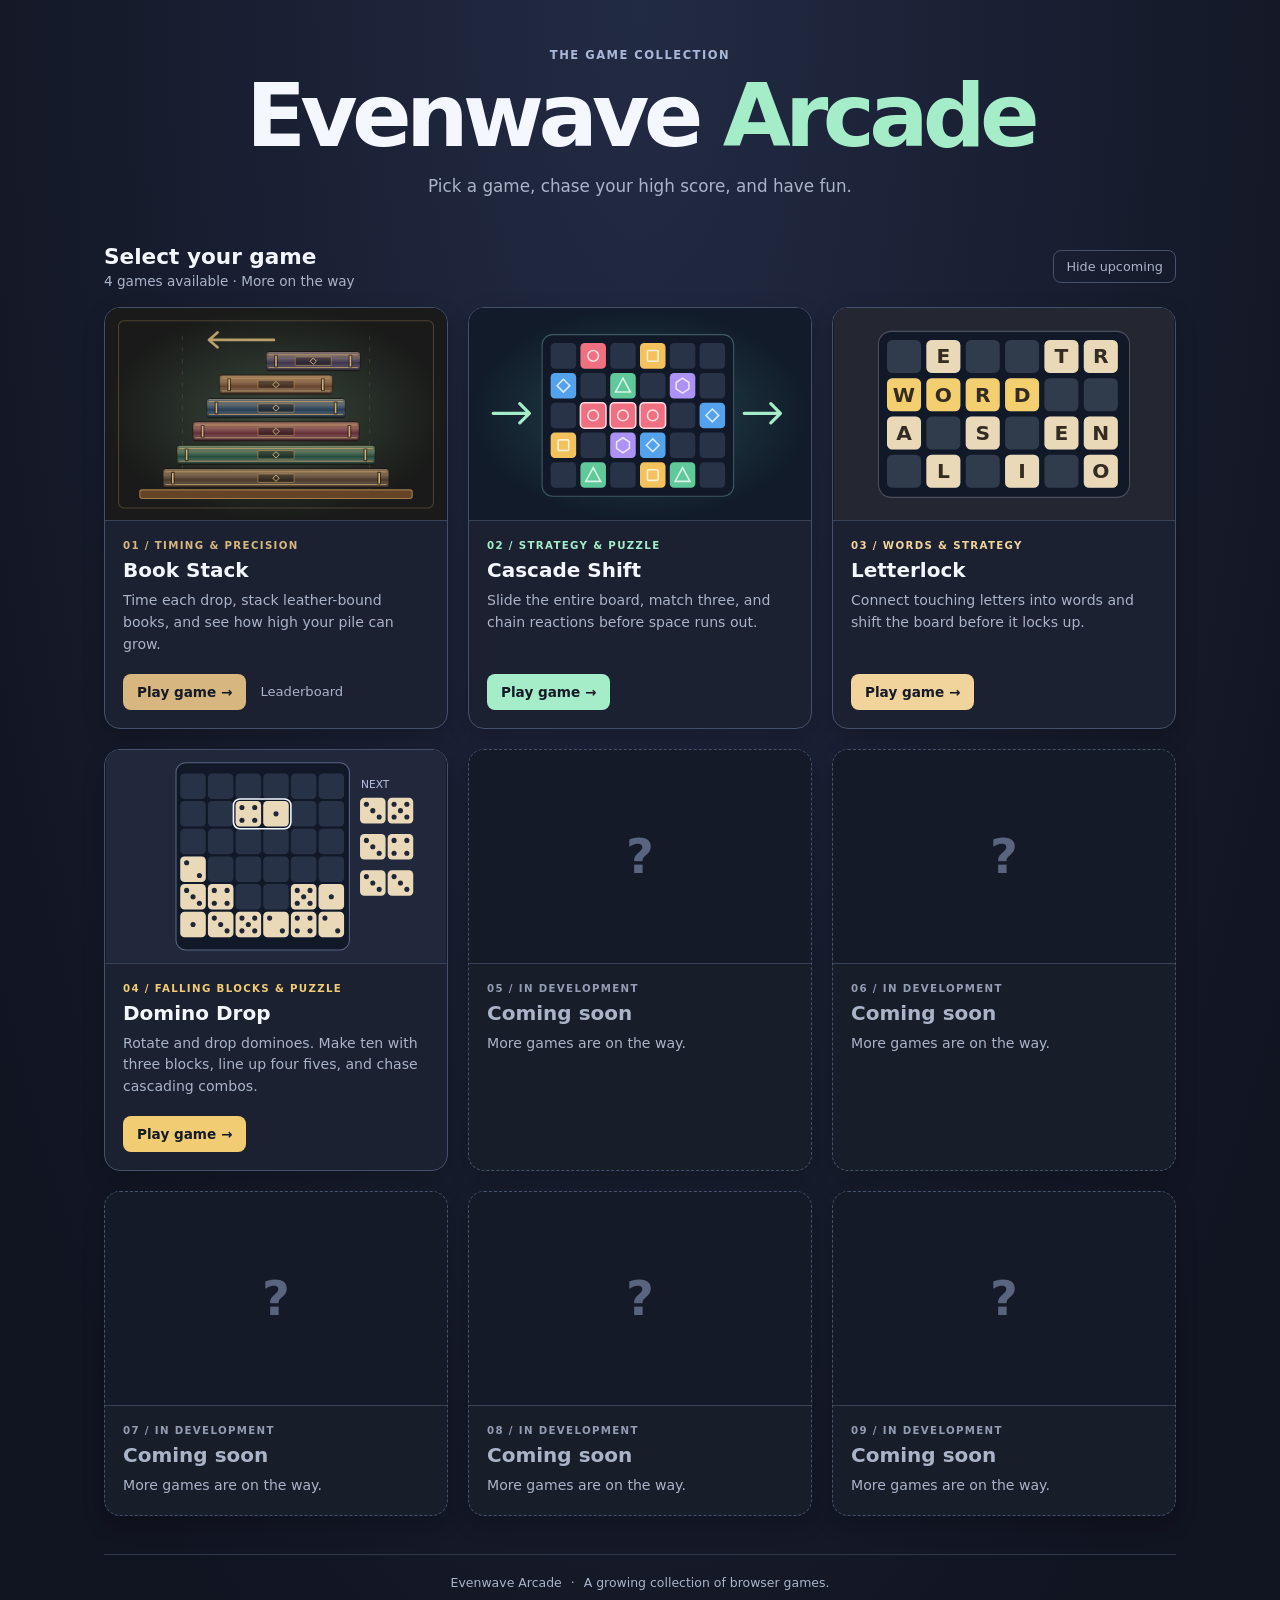
<file: index.html>
<!doctype html>
<html lang="en">
<head>
  <meta charset="utf-8">
  <meta name="viewport" content="width=device-width, initial-scale=1">
  <meta name="theme-color" content="#111421">
  <title>Evenwave Arcade | Select your game</title>
  <link rel="stylesheet" href="./arcade.css">
  <script src="./arcade.js?v=2" defer></script>
</head>
<body>
  <main class="lobby">
    <header class="hero">
      <p class="eyebrow">THE GAME COLLECTION</p>
      <h1>Evenwave <span>Arcade</span></h1>
      <p class="intro">Pick a game, chase your high score, and have fun.</p>
    </header>
    <section aria-labelledby="games-title">
      <div class="section-head">
        <div><h2 id="games-title">Select your game</h2><p>4 games available · More on the way</p></div>
        <button type="button" id="toggle-upcoming" aria-expanded="true" aria-controls="upcoming" hidden>Hide upcoming</button>
      </div>
      <div class="game-grid">
        <article class="game-card stack" style="--accent:#d7b77f">
          <a class="game-art stack-art" href="stack-shift/?v=book4" aria-label="Play Book Stack">
            <svg class="cover" viewBox="0 0 320 200" width="320" height="200" aria-hidden="true" xmlns="http://www.w3.org/2000/svg">
              <defs><radialGradient id="book-bg"><stop stop-color="#39483a"/><stop offset="1" stop-color="#191a19"/></radialGradient><linearGradient id="book-sheen" x1="0" y1="0" x2="0" y2="1"><stop stop-color="#000" stop-opacity=".36"/><stop offset=".08" stop-color="#ffe0ad" stop-opacity=".26"/><stop offset=".32" stop-color="#ffe0ad" stop-opacity=".28"/><stop offset=".6" stop-color="#fff" stop-opacity="0"/><stop offset="1" stop-color="#000" stop-opacity=".52"/></linearGradient></defs>
              <rect width="320" height="200" fill="url(#book-bg)"/><rect x="12" y="12" width="296" height="176" rx="5" fill="none" stroke="#b99a61" stroke-opacity=".32"/>
              <path d="M32 174H288M72 26V174M248 26V174" stroke="#d3b47b" stroke-opacity=".14" stroke-dasharray="4 7"/>
              <rect x="32" y="171" width="256" height="8" rx="2" fill="#654326" stroke="#a47b4b"/>
              <g><rect x="54" y="151" width="212" height="18" rx="2.5" fill="#493727" stroke="#17120e" stroke-width=".6"/><rect x="54" y="151" width="212" height="18" rx="2.5" fill="url(#book-sheen)"/><path d="M56 152H264" stroke="#f0dbb2" stroke-opacity=".4" stroke-width=".7"/><path d="M56 154H264M56 166H264" stroke="#c5a16b" stroke-width=".8"/><path d="M63 154v12M257 154v12" stroke="#100d0a" stroke-opacity=".55" stroke-width="3.5"/><path d="M63 155v10M257 155v10" stroke="#d0ad74" stroke-width="1.5"/><rect x="143" y="156" width="34" height="8" rx=".6" fill="#120e0b" fill-opacity=".4" stroke="#c5a16b" stroke-width=".5"/><path d="M160 157l3 3-3 3-3-3z" fill="none" stroke="#dfc18a" stroke-width=".8"/></g><g><rect x="67" y="129" width="186" height="18" rx="2.5" fill="#254c3b" stroke="#17120e" stroke-width=".6"/><rect x="67" y="129" width="186" height="18" rx="2.5" fill="url(#book-sheen)"/><path d="M69 130H251" stroke="#f0dbb2" stroke-opacity=".4" stroke-width=".7"/><path d="M69 132H251M69 144H251" stroke="#c5a16b" stroke-width=".8"/><path d="M76 132v12M244 132v12" stroke="#100d0a" stroke-opacity=".55" stroke-width="3.5"/><path d="M76 133v10M244 133v10" stroke="#d0ad74" stroke-width="1.5"/><rect x="143" y="134" width="34" height="8" rx=".6" fill="#120e0b" fill-opacity=".4" stroke="#c5a16b" stroke-width=".5"/><path d="M160 135l3 3-3 3-3-3z" fill="none" stroke="#dfc18a" stroke-width=".8"/></g><g><rect x="82" y="107" width="156" height="18" rx="2.5" fill="#652e35" stroke="#17120e" stroke-width=".6"/><rect x="82" y="107" width="156" height="18" rx="2.5" fill="url(#book-sheen)"/><path d="M84 108H236" stroke="#f0dbb2" stroke-opacity=".4" stroke-width=".7"/><path d="M84 110H236M84 122H236" stroke="#c5a16b" stroke-width=".8"/><path d="M91 110v12M229 110v12" stroke="#100d0a" stroke-opacity=".55" stroke-width="3.5"/><path d="M91 111v10M229 111v10" stroke="#d0ad74" stroke-width="1.5"/><rect x="143" y="112" width="34" height="8" rx=".6" fill="#120e0b" fill-opacity=".4" stroke="#c5a16b" stroke-width=".5"/><path d="M160 113l3 3-3 3-3-3z" fill="none" stroke="#dfc18a" stroke-width=".8"/></g><g><rect x="95" y="85" width="130" height="18" rx="2.5" fill="#263c54" stroke="#17120e" stroke-width=".6"/><rect x="95" y="85" width="130" height="18" rx="2.5" fill="url(#book-sheen)"/><path d="M97 86H223" stroke="#f0dbb2" stroke-opacity=".4" stroke-width=".7"/><path d="M97 88H223M97 100H223" stroke="#c5a16b" stroke-width=".8"/><path d="M104 88v12M216 88v12" stroke="#100d0a" stroke-opacity=".55" stroke-width="3.5"/><path d="M104 89v10M216 89v10" stroke="#d0ad74" stroke-width="1.5"/><rect x="143" y="90" width="34" height="8" rx=".6" fill="#120e0b" fill-opacity=".4" stroke="#c5a16b" stroke-width=".5"/><path d="M160 91l3 3-3 3-3-3z" fill="none" stroke="#dfc18a" stroke-width=".8"/></g><g><rect x="107" y="63" width="106" height="18" rx="2.5" fill="#69452d" stroke="#17120e" stroke-width=".6"/><rect x="107" y="63" width="106" height="18" rx="2.5" fill="url(#book-sheen)"/><path d="M109 64H211" stroke="#f0dbb2" stroke-opacity=".4" stroke-width=".7"/><path d="M109 66H211M109 78H211" stroke="#c5a16b" stroke-width=".8"/><path d="M116 66v12M204 66v12" stroke="#100d0a" stroke-opacity=".55" stroke-width="3.5"/><path d="M116 67v10M204 67v10" stroke="#d0ad74" stroke-width="1.5"/><rect x="143" y="68" width="34" height="8" rx=".6" fill="#120e0b" fill-opacity=".4" stroke="#c5a16b" stroke-width=".5"/><path d="M160 69l3 3-3 3-3-3z" fill="none" stroke="#dfc18a" stroke-width=".8"/></g><g><rect x="151" y="41" width="88" height="18" rx="2.5" fill="#3d334a" stroke="#17120e" stroke-width=".6"/><rect x="151" y="41" width="88" height="18" rx="2.5" fill="url(#book-sheen)"/><path d="M153 42H237" stroke="#f0dbb2" stroke-opacity=".4" stroke-width=".7"/><path d="M153 44H237M153 56H237" stroke="#c5a16b" stroke-width=".8"/><path d="M160 44v12M230 44v12" stroke="#100d0a" stroke-opacity=".55" stroke-width="3.5"/><path d="M160 45v10M230 45v10" stroke="#d0ad74" stroke-width="1.5"/><rect x="178" y="46" width="34" height="8" rx=".6" fill="#120e0b" fill-opacity=".4" stroke="#c5a16b" stroke-width=".5"/><path d="M195 47l3 3-3 3-3-3z" fill="none" stroke="#dfc18a" stroke-width=".8"/></g>
              <path d="M97 30H158M105 23L97 30l8 7" fill="none" stroke="#e0bd7d" stroke-width="2.5" stroke-linecap="round" stroke-linejoin="round" opacity=".8"/>
            </svg>
          </a>
          <div class="card-body">
            <p class="genre">01 / TIMING &amp; PRECISION</p>
            <h3>Book Stack</h3>
            <p>Time each drop, stack leather-bound books, and see how high your pile can grow.</p>
            <div class="card-actions"><a class="play" href="stack-shift/?v=book4">Play game <span aria-hidden="true">→</span></a><a class="scores" href="stack-shift/leaderboard.html?v=book4">Leaderboard</a></div>
          </div>
        </article>
        <article class="game-card cascade">
          <a class="game-art cascade-art" href="cascade-shift/" aria-label="Play Cascade Shift">
            <svg class="cover" viewBox="0 0 320 200" width="320" height="200" aria-hidden="true" xmlns="http://www.w3.org/2000/svg">
              <defs><radialGradient id="cascade-bg"><stop stop-color="#23464a"/><stop offset="1" stop-color="#111b2a"/></radialGradient></defs>
              <rect width="320" height="200" fill="url(#cascade-bg)"/>
              <rect x="68" y="25" width="180" height="152" rx="10" fill="#111827" stroke="#3d5a61"/>
              <rect x="76" y="33" width="24" height="24" rx="4" fill="#283347" /><rect x="104" y="33" width="24" height="24" rx="4" fill="#ef7181" /><circle cx="116" cy="45" r="5" fill="none" stroke="white" stroke-opacity=".75" stroke-width="1.5"/><rect x="132" y="33" width="24" height="24" rx="4" fill="#283347" /><rect x="160" y="33" width="24" height="24" rx="4" fill="#f3c25d" /><rect x="167" y="40" width="10" height="10" rx="1" fill="none" stroke="white" stroke-opacity=".75" stroke-width="1.5"/><rect x="188" y="33" width="24" height="24" rx="4" fill="#283347" /><rect x="216" y="33" width="24" height="24" rx="4" fill="#283347" /><rect x="76" y="61" width="24" height="24" rx="4" fill="#55a2ec" /><path d="M88 67l6 6-6 6-6-6z" fill="none" stroke="white" stroke-opacity=".75" stroke-width="1.5"/><rect x="104" y="61" width="24" height="24" rx="4" fill="#283347" /><rect x="132" y="61" width="24" height="24" rx="4" fill="#60c99a" /><path d="M144 66l7 13h-14z" fill="none" stroke="white" stroke-opacity=".75" stroke-width="1.5"/><rect x="160" y="61" width="24" height="24" rx="4" fill="#283347" /><rect x="188" y="61" width="24" height="24" rx="4" fill="#ac92f2" /><path d="M200 66l6 4v6l-6 4-6-4v-6z" fill="none" stroke="white" stroke-opacity=".75" stroke-width="1.5"/><rect x="216" y="61" width="24" height="24" rx="4" fill="#283347" /><rect x="76" y="89" width="24" height="24" rx="4" fill="#283347" /><rect x="104" y="89" width="24" height="24" rx="4" fill="#ef7181" stroke="#ffd7df" stroke-width="1.5"/><circle cx="116" cy="101" r="5" fill="none" stroke="white" stroke-opacity=".75" stroke-width="1.5"/><rect x="132" y="89" width="24" height="24" rx="4" fill="#ef7181" stroke="#ffd7df" stroke-width="1.5"/><circle cx="144" cy="101" r="5" fill="none" stroke="white" stroke-opacity=".75" stroke-width="1.5"/><rect x="160" y="89" width="24" height="24" rx="4" fill="#ef7181" stroke="#ffd7df" stroke-width="1.5"/><circle cx="172" cy="101" r="5" fill="none" stroke="white" stroke-opacity=".75" stroke-width="1.5"/><rect x="188" y="89" width="24" height="24" rx="4" fill="#283347" /><rect x="216" y="89" width="24" height="24" rx="4" fill="#55a2ec" /><path d="M228 95l6 6-6 6-6-6z" fill="none" stroke="white" stroke-opacity=".75" stroke-width="1.5"/><rect x="76" y="117" width="24" height="24" rx="4" fill="#f3c25d" /><rect x="83" y="124" width="10" height="10" rx="1" fill="none" stroke="white" stroke-opacity=".75" stroke-width="1.5"/><rect x="104" y="117" width="24" height="24" rx="4" fill="#283347" /><rect x="132" y="117" width="24" height="24" rx="4" fill="#ac92f2" /><path d="M144 122l6 4v6l-6 4-6-4v-6z" fill="none" stroke="white" stroke-opacity=".75" stroke-width="1.5"/><rect x="160" y="117" width="24" height="24" rx="4" fill="#55a2ec" /><path d="M172 123l6 6-6 6-6-6z" fill="none" stroke="white" stroke-opacity=".75" stroke-width="1.5"/><rect x="188" y="117" width="24" height="24" rx="4" fill="#283347" /><rect x="216" y="117" width="24" height="24" rx="4" fill="#283347" /><rect x="76" y="145" width="24" height="24" rx="4" fill="#283347" /><rect x="104" y="145" width="24" height="24" rx="4" fill="#60c99a" /><path d="M116 150l7 13h-14z" fill="none" stroke="white" stroke-opacity=".75" stroke-width="1.5"/><rect x="132" y="145" width="24" height="24" rx="4" fill="#283347" /><rect x="160" y="145" width="24" height="24" rx="4" fill="#f3c25d" /><rect x="167" y="152" width="10" height="10" rx="1" fill="none" stroke="white" stroke-opacity=".75" stroke-width="1.5"/><rect x="188" y="145" width="24" height="24" rx="4" fill="#60c99a" /><path d="M200 150l7 13h-14z" fill="none" stroke="white" stroke-opacity=".75" stroke-width="1.5"/><rect x="216" y="145" width="24" height="24" rx="4" fill="#283347" />
              <path d="M22 99h34m-9-9 9 9-9 9M258 99h34m-9-9 9 9-9 9" fill="none" stroke="#a5edc8" stroke-width="3" stroke-linecap="round" stroke-linejoin="round"/>
            </svg>
          </a>
          <div class="card-body">
            <p class="genre">02 / STRATEGY &amp; PUZZLE</p>
            <h3>Cascade Shift</h3>
            <p>Slide the entire board, match three, and chain reactions before space runs out.</p>
            <div class="card-actions"><a class="play" href="cascade-shift/">Play game <span aria-hidden="true">→</span></a></div>
          </div>
        </article>
        <article class="game-card" style="--accent:#f1d39c">
          <a class="game-art" href="letterlock/?v=11.1" aria-label="Play Letterlock">
            <svg class="cover" viewBox="0 0 320 200" width="320" height="200" aria-hidden="true" xmlns="http://www.w3.org/2000/svg">
              <rect width="320" height="200" fill="#242731"/>
              <rect x="42" y="22" width="236" height="156" rx="12" fill="#111827" stroke="#4d4e5c"/>
              <g fill="#303b4b"><rect x="50" y="30" width="32" height="31" rx="5"/><rect x="87" y="30" width="32" height="31" rx="5"/><rect x="124" y="30" width="32" height="31" rx="5"/><rect x="161" y="30" width="32" height="31" rx="5"/><rect x="198" y="30" width="32" height="31" rx="5"/><rect x="235" y="30" width="32" height="31" rx="5"/><rect x="50" y="66" width="32" height="31" rx="5"/><rect x="87" y="66" width="32" height="31" rx="5"/><rect x="124" y="66" width="32" height="31" rx="5"/><rect x="161" y="66" width="32" height="31" rx="5"/><rect x="198" y="66" width="32" height="31" rx="5"/><rect x="235" y="66" width="32" height="31" rx="5"/><rect x="50" y="102" width="32" height="31" rx="5"/><rect x="87" y="102" width="32" height="31" rx="5"/><rect x="124" y="102" width="32" height="31" rx="5"/><rect x="161" y="102" width="32" height="31" rx="5"/><rect x="198" y="102" width="32" height="31" rx="5"/><rect x="235" y="102" width="32" height="31" rx="5"/><rect x="50" y="138" width="32" height="31" rx="5"/><rect x="87" y="138" width="32" height="31" rx="5"/><rect x="124" y="138" width="32" height="31" rx="5"/><rect x="161" y="138" width="32" height="31" rx="5"/><rect x="198" y="138" width="32" height="31" rx="5"/><rect x="235" y="138" width="32" height="31" rx="5"/></g>
              <g fill="#ead9b9"><rect x="87" y="30" width="32" height="31" rx="5"/><rect x="198" y="30" width="32" height="31" rx="5"/><rect x="50" y="102" width="32" height="31" rx="5"/><rect x="124" y="102" width="32" height="31" rx="5"/><rect x="235" y="102" width="32" height="31" rx="5"/><rect x="87" y="138" width="32" height="31" rx="5"/><rect x="161" y="138" width="32" height="31" rx="5"/></g>
              <g fill="#f3cf70"><rect x="50" y="66" width="32" height="31" rx="5"/><rect x="87" y="66" width="32" height="31" rx="5"/><rect x="124" y="66" width="32" height="31" rx="5"/><rect x="161" y="66" width="32" height="31" rx="5"/></g>
              <g font-family="system-ui,sans-serif" font-weight="bold" font-size="19" text-anchor="middle" fill="#352c21"><text x="66" y="88">W</text><text x="103" y="88">O</text><text x="140" y="88">R</text><text x="177" y="88">D</text><text x="103" y="52">E</text><text x="214" y="52">T</text><text x="66" y="124">A</text><text x="140" y="124">S</text><text x="251" y="124">N</text><text x="103" y="160">L</text><text x="177" y="160">I</text></g>
              <g fill="#ead9b9"><rect x="235" y="30" width="32" height="31" rx="5"/><rect x="198" y="102" width="32" height="31" rx="5"/><rect x="235" y="138" width="32" height="31" rx="5"/></g><g font-family="system-ui,sans-serif" font-weight="bold" font-size="19" text-anchor="middle" fill="#352c21"><text x="251" y="52">R</text><text x="214" y="124">E</text><text x="251" y="160">O</text></g>
            </svg>
          </a>
          <div class="card-body">
            <p class="genre">03 / WORDS &amp; STRATEGY</p><h3>Letterlock</h3>
            <p>Connect touching letters into words and shift the board before it locks up.</p>
            <div class="card-actions"><a class="play" href="letterlock/?v=11.1">Play game <span aria-hidden="true">→</span></a></div>
          </div>
        </article>
        <article class="game-card" style="--accent:#f1cc72">
          <a class="game-art" href="domino-drop/?v=3" aria-label="Play Domino Drop"><svg class="cover" viewBox="0 0 320 200" width="320" height="200" aria-hidden="true" xmlns="http://www.w3.org/2000/svg"><rect width="320" height="200" fill="#22283c"/><rect x="66" y="12" width="163" height="176" rx="9" fill="#111827" stroke="#566681"/><rect x="70" y="22" width="24" height="24" rx="4" fill="#273247"/><rect x="96" y="22" width="24" height="24" rx="4" fill="#273247"/><rect x="122" y="22" width="24" height="24" rx="4" fill="#273247"/><rect x="148" y="22" width="24" height="24" rx="4" fill="#273247"/><rect x="174" y="22" width="24" height="24" rx="4" fill="#273247"/><rect x="200" y="22" width="24" height="24" rx="4" fill="#273247"/><rect x="70" y="48" width="24" height="24" rx="4" fill="#273247"/><rect x="96" y="48" width="24" height="24" rx="4" fill="#273247"/><rect x="122" y="48" width="24" height="24" rx="4" fill="#273247"/><rect x="148" y="48" width="24" height="24" rx="4" fill="#273247"/><rect x="174" y="48" width="24" height="24" rx="4" fill="#273247"/><rect x="200" y="48" width="24" height="24" rx="4" fill="#273247"/><rect x="70" y="74" width="24" height="24" rx="4" fill="#273247"/><rect x="96" y="74" width="24" height="24" rx="4" fill="#273247"/><rect x="122" y="74" width="24" height="24" rx="4" fill="#273247"/><rect x="148" y="74" width="24" height="24" rx="4" fill="#273247"/><rect x="174" y="74" width="24" height="24" rx="4" fill="#273247"/><rect x="200" y="74" width="24" height="24" rx="4" fill="#273247"/><rect x="70" y="100" width="24" height="24" rx="4" fill="#273247"/><rect x="96" y="100" width="24" height="24" rx="4" fill="#273247"/><rect x="122" y="100" width="24" height="24" rx="4" fill="#273247"/><rect x="148" y="100" width="24" height="24" rx="4" fill="#273247"/><rect x="174" y="100" width="24" height="24" rx="4" fill="#273247"/><rect x="200" y="100" width="24" height="24" rx="4" fill="#273247"/><rect x="70" y="126" width="24" height="24" rx="4" fill="#273247"/><rect x="96" y="126" width="24" height="24" rx="4" fill="#273247"/><rect x="122" y="126" width="24" height="24" rx="4" fill="#273247"/><rect x="148" y="126" width="24" height="24" rx="4" fill="#273247"/><rect x="174" y="126" width="24" height="24" rx="4" fill="#273247"/><rect x="200" y="126" width="24" height="24" rx="4" fill="#273247"/><rect x="70" y="152" width="24" height="24" rx="4" fill="#273247"/><rect x="96" y="152" width="24" height="24" rx="4" fill="#273247"/><rect x="122" y="152" width="24" height="24" rx="4" fill="#273247"/><rect x="148" y="152" width="24" height="24" rx="4" fill="#273247"/><rect x="174" y="152" width="24" height="24" rx="4" fill="#273247"/><rect x="200" y="152" width="24" height="24" rx="4" fill="#273247"/><rect x="70" y="152" width="24" height="24" rx="4" fill="#ead9b9"/><circle cx="82" cy="164" r="2.4" fill="#202638"/><rect x="96" y="152" width="24" height="24" rx="4" fill="#ead9b9"/><circle cx="102" cy="158" r="2.4" fill="#202638"/><circle cx="108" cy="164" r="2.4" fill="#202638"/><circle cx="114" cy="170" r="2.4" fill="#202638"/><rect x="122" y="152" width="24" height="24" rx="4" fill="#ead9b9"/><circle cx="128" cy="158" r="2.4" fill="#202638"/><circle cx="140" cy="158" r="2.4" fill="#202638"/><circle cx="134" cy="164" r="2.4" fill="#202638"/><circle cx="128" cy="170" r="2.4" fill="#202638"/><circle cx="140" cy="170" r="2.4" fill="#202638"/><rect x="148" y="152" width="24" height="24" rx="4" fill="#ead9b9"/><circle cx="154" cy="158" r="2.4" fill="#202638"/><circle cx="166" cy="170" r="2.4" fill="#202638"/><rect x="174" y="152" width="24" height="24" rx="4" fill="#ead9b9"/><circle cx="180" cy="158" r="2.4" fill="#202638"/><circle cx="192" cy="158" r="2.4" fill="#202638"/><circle cx="180" cy="170" r="2.4" fill="#202638"/><circle cx="192" cy="170" r="2.4" fill="#202638"/><rect x="200" y="152" width="24" height="24" rx="4" fill="#ead9b9"/><circle cx="206" cy="158" r="2.4" fill="#202638"/><circle cx="218" cy="170" r="2.4" fill="#202638"/><rect x="70" y="126" width="24" height="24" rx="4" fill="#ead9b9"/><circle cx="76" cy="132" r="2.4" fill="#202638"/><circle cx="82" cy="138" r="2.4" fill="#202638"/><circle cx="88" cy="144" r="2.4" fill="#202638"/><rect x="96" y="126" width="24" height="24" rx="4" fill="#ead9b9"/><circle cx="102" cy="132" r="2.4" fill="#202638"/><circle cx="114" cy="132" r="2.4" fill="#202638"/><circle cx="102" cy="144" r="2.4" fill="#202638"/><circle cx="114" cy="144" r="2.4" fill="#202638"/><rect x="174" y="126" width="24" height="24" rx="4" fill="#ead9b9"/><circle cx="180" cy="132" r="2.4" fill="#202638"/><circle cx="192" cy="132" r="2.4" fill="#202638"/><circle cx="186" cy="138" r="2.4" fill="#202638"/><circle cx="180" cy="144" r="2.4" fill="#202638"/><circle cx="192" cy="144" r="2.4" fill="#202638"/><rect x="200" y="126" width="24" height="24" rx="4" fill="#ead9b9"/><circle cx="212" cy="138" r="2.4" fill="#202638"/><rect x="70" y="100" width="24" height="24" rx="4" fill="#ead9b9"/><circle cx="76" cy="106" r="2.4" fill="#202638"/><circle cx="88" cy="118" r="2.4" fill="#202638"/><rect x="122" y="48" width="24" height="24" rx="4" fill="#ead9b9"/><circle cx="128" cy="54" r="2.4" fill="#202638"/><circle cx="140" cy="54" r="2.4" fill="#202638"/><circle cx="128" cy="66" r="2.4" fill="#202638"/><circle cx="140" cy="66" r="2.4" fill="#202638"/><rect x="148" y="48" width="24" height="24" rx="4" fill="#ead9b9"/><circle cx="160" cy="60" r="2.4" fill="#202638"/><rect x="120" y="46" width="54" height="28" rx="6" fill="none" stroke="#f0f7ff" stroke-width="1.5"/><text x="240" y="36" font-family="system-ui" font-size="10" fill="#b7c4df">NEXT</text><rect x="239" y="45" width="24" height="24" rx="4" fill="#ead9b9"/><circle cx="245" cy="51" r="2.4" fill="#202638"/><circle cx="251" cy="57" r="2.4" fill="#202638"/><circle cx="257" cy="63" r="2.4" fill="#202638"/><rect x="265" y="45" width="24" height="24" rx="4" fill="#ead9b9"/><circle cx="271" cy="51" r="2.4" fill="#202638"/><circle cx="283" cy="51" r="2.4" fill="#202638"/><circle cx="277" cy="57" r="2.4" fill="#202638"/><circle cx="271" cy="63" r="2.4" fill="#202638"/><circle cx="283" cy="63" r="2.4" fill="#202638"/><rect x="239" y="79" width="24" height="24" rx="4" fill="#ead9b9"/><circle cx="245" cy="85" r="2.4" fill="#202638"/><circle cx="251" cy="91" r="2.4" fill="#202638"/><circle cx="257" cy="97" r="2.4" fill="#202638"/><rect x="265" y="79" width="24" height="24" rx="4" fill="#ead9b9"/><circle cx="271" cy="85" r="2.4" fill="#202638"/><circle cx="283" cy="85" r="2.4" fill="#202638"/><circle cx="271" cy="97" r="2.4" fill="#202638"/><circle cx="283" cy="97" r="2.4" fill="#202638"/><rect x="239" y="113" width="24" height="24" rx="4" fill="#ead9b9"/><circle cx="245" cy="119" r="2.4" fill="#202638"/><circle cx="251" cy="125" r="2.4" fill="#202638"/><circle cx="257" cy="131" r="2.4" fill="#202638"/><rect x="265" y="113" width="24" height="24" rx="4" fill="#ead9b9"/><circle cx="271" cy="119" r="2.4" fill="#202638"/><circle cx="277" cy="125" r="2.4" fill="#202638"/><circle cx="283" cy="131" r="2.4" fill="#202638"/></svg></a>
          <div class="card-body"><p class="genre">04 / FALLING BLOCKS &amp; PUZZLE</p><h3>Domino Drop</h3><p>Rotate and drop dominoes. Make ten with three blocks, line up four fives, and chase cascading combos.</p><div class="card-actions"><a class="play" href="domino-drop/?v=3">Play game <span aria-hidden="true">→</span></a></div></div>
        </article>
        <div class="upcoming" id="upcoming">
          <article class="game-card placeholder"><div class="game-art future-art" aria-hidden="true"><span>?</span></div><div class="card-body"><p class="genre">05 / IN DEVELOPMENT</p><h3>Coming soon</h3><p>More games are on the way.</p></div></article>
          <article class="game-card placeholder"><div class="game-art future-art" aria-hidden="true"><span>?</span></div><div class="card-body"><p class="genre">06 / IN DEVELOPMENT</p><h3>Coming soon</h3><p>More games are on the way.</p></div></article>
          <article class="game-card placeholder"><div class="game-art future-art" aria-hidden="true"><span>?</span></div><div class="card-body"><p class="genre">07 / IN DEVELOPMENT</p><h3>Coming soon</h3><p>More games are on the way.</p></div></article>
          <article class="game-card placeholder"><div class="game-art future-art" aria-hidden="true"><span>?</span></div><div class="card-body"><p class="genre">08 / IN DEVELOPMENT</p><h3>Coming soon</h3><p>More games are on the way.</p></div></article>
          <article class="game-card placeholder"><div class="game-art future-art" aria-hidden="true"><span>?</span></div><div class="card-body"><p class="genre">09 / IN DEVELOPMENT</p><h3>Coming soon</h3><p>More games are on the way.</p></div></article>
        </div>
      </div>
    </section>
    <footer>Evenwave Arcade <span>·</span> A growing collection of browser games.</footer>
  </main>
</body>
</html>
</file>
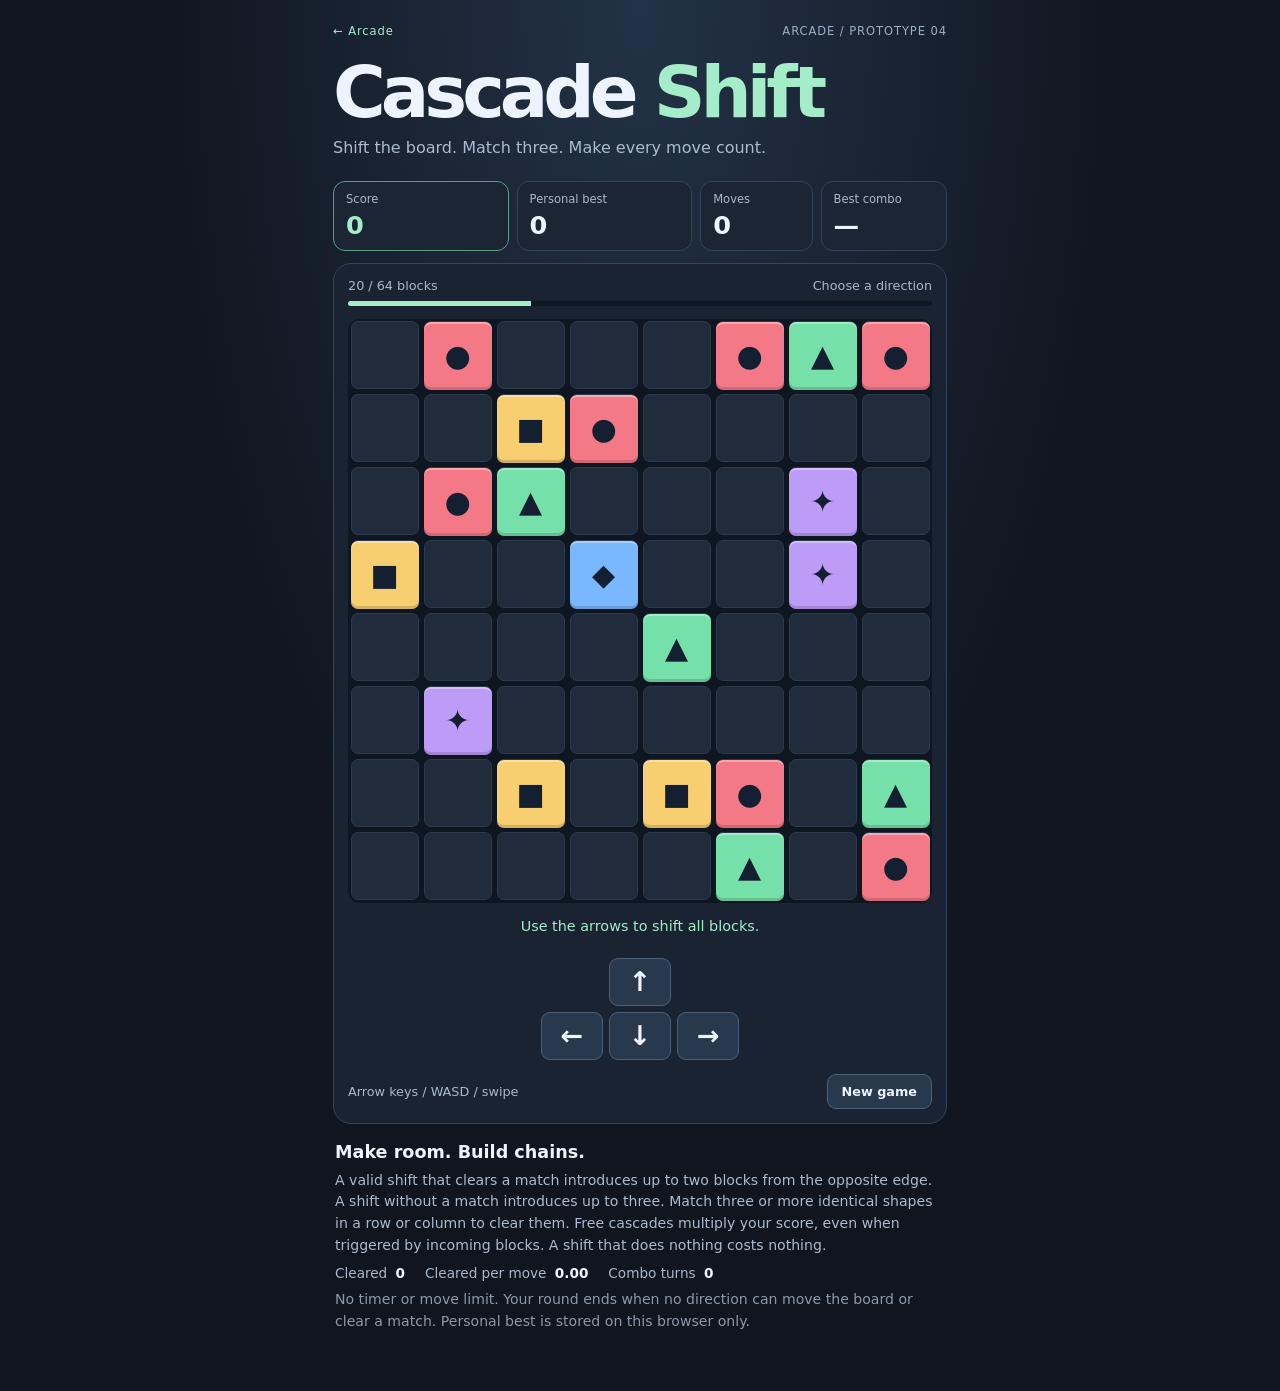
<file: cascade-shift/index.html>
<!doctype html>
<html lang="en">
<head>
  <meta charset="utf-8">
  <meta name="viewport" content="width=device-width, initial-scale=1">
  <meta name="theme-color" content="#10151f">
  <title>Cascade Shift | Evenwave's Arcade</title>
  <link rel="stylesheet" href="styles.css?v=4">
  <script src="game.js?v=4" defer></script>
</head>
<body>
  <main class="game">
    <header>
      <div class="topline"><a href="../">← Arcade</a><span>ARCADE / PROTOTYPE 04</span></div>
      <h1>Cascade <span>Shift</span></h1>
      <p>Shift the board. Match three. Make every move count.</p>
    </header>
    <section class="scoreboard" aria-label="Game statistics">
      <div class="stat primary"><span>Score</span><strong id="score">0</strong></div>
      <div class="stat"><span>Personal best</span><strong id="best">0</strong></div>
      <div class="stat"><span>Moves</span><strong id="moves">0</strong></div>
      <div class="stat"><span>Best combo</span><strong id="combo">—</strong></div>
    </section>
    <section class="playfield" aria-label="Game area">
      <div class="board-head"><span id="occupancy">20 / 64 blocks</span><span id="gravity">Choose a direction</span></div>
      <div class="meter" role="progressbar" aria-label="Board occupancy" aria-valuemin="0" aria-valuemax="64" aria-valuenow="20"><div id="fill"></div></div>
      <div id="board" class="board" role="img" aria-label="Eight by eight game board">
        <div id="cells" class="cells" aria-hidden="true"></div>
        <div id="tiles" class="tiles" aria-hidden="true"></div>
        <div id="over" class="overlay" hidden>
          <h2>Gridlocked</h2><p id="summary"></p><button id="again" type="button">Play again</button>
        </div>
      </div>
      <div id="combo-banner" class="combo-banner" aria-hidden="true" hidden></div>
      <p id="status" class="status" role="status">Use the arrows to shift all blocks.</p>
      <div class="controls" aria-label="Direction controls">
        <button class="up" data-dir="up" aria-label="Shift up">↑</button>
        <button class="left" data-dir="left" aria-label="Shift left">←</button>
        <button class="down" data-dir="down" aria-label="Shift down">↓</button>
        <button class="right" data-dir="right" aria-label="Shift right">→</button>
      </div>
      <div class="footer-controls"><span>Arrow keys / WASD / swipe</span><button id="restart" type="button">New game</button></div>
    </section>
    <section class="details" aria-label="How to play">
      <h2>Make room. Build chains.</h2>
      <p>A valid shift that clears a match introduces up to two blocks from the opposite edge. A shift without a match introduces up to three. Match three or more identical shapes in a row or column to clear them. Free cascades multiply your score, even when triggered by incoming blocks. A shift that does nothing costs nothing.</p>
      <div class="mini-stats"><div>Cleared <strong id="cleared">0</strong></div><div>Cleared per move <strong id="efficiency">0.00</strong></div><div>Combo turns <strong id="combo-turns">0</strong></div></div>
      <p class="fine">No timer or move limit. Your round ends when no direction can move the board or clear a match. Personal best is stored on this browser only.</p>
    </section>
  </main>
</body>
</html>
</file>
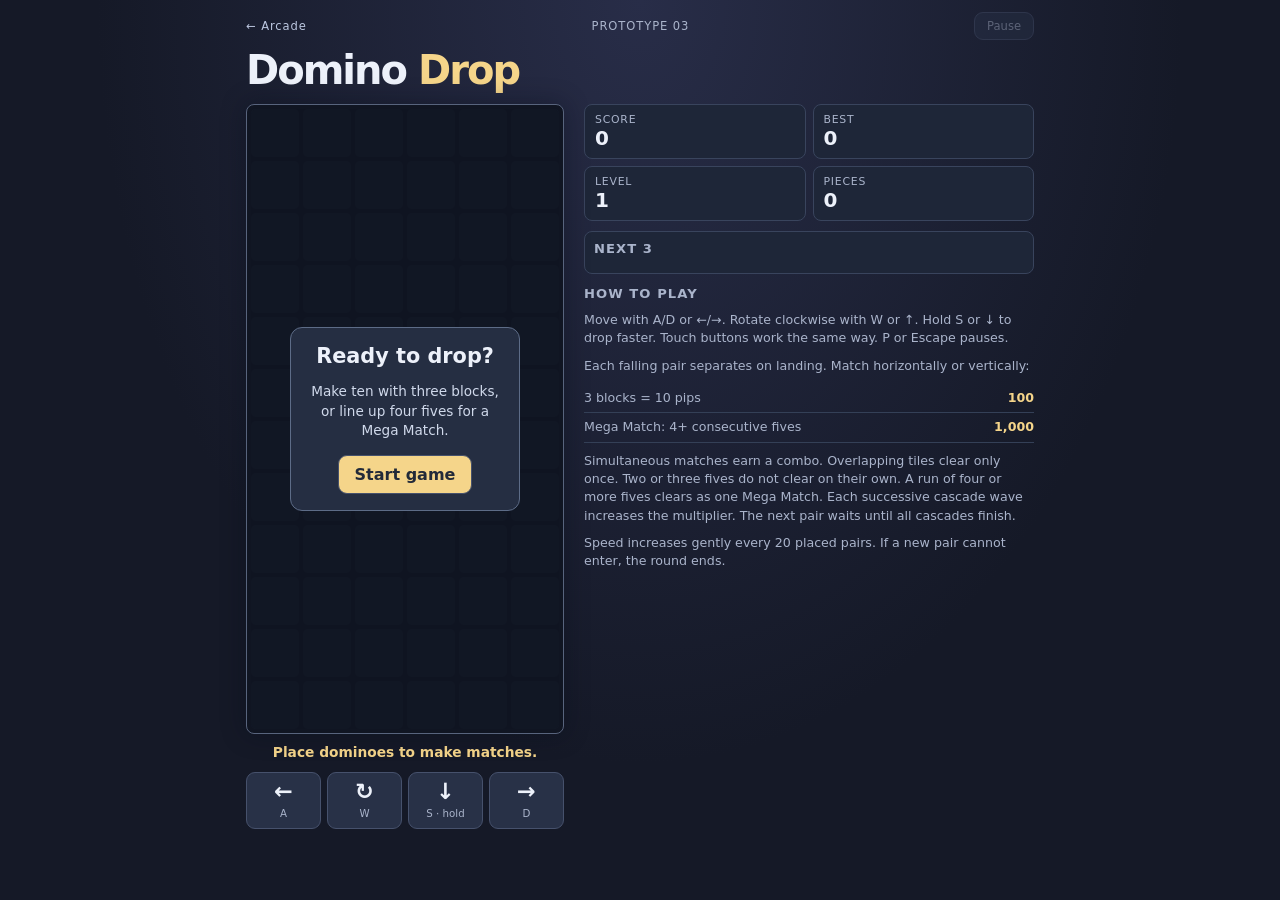
<file: domino-drop/index.html>
<!doctype html>
<html lang="en">
<head>
<meta charset="utf-8"><meta name="viewport" content="width=device-width,initial-scale=1,viewport-fit=cover">
<meta name="theme-color" content="#151927"><title>Domino Drop | Evenwave Arcade</title>
<link rel="stylesheet" href="styles.css?v=3"><script defer src="engine.js?v=3"></script><script defer src="game.js?v=3"></script>
</head>
<body>
<main class="game">
<header><a href="../">← Arcade</a><span>PROTOTYPE 03</span><button id="pause" disabled>Pause</button></header>
<h1>Domino <span>Drop</span></h1>
<div class="layout">
 <section class="stats" aria-label="Round statistics">
  <div><small>Score</small><strong id="score">0</strong></div>
  <div><small>Best</small><strong id="best">0</strong></div>
  <div><small>Level</small><strong id="level">1</strong></div>
  <div><small>Pieces</small><strong id="pieces">0</strong></div>
 </section>
 <section class="next" aria-label="Next three dominoes"><h2>Next 3</h2><div id="queue" class="queue"></div></section>
 <section class="playfield" aria-label="Domino Drop board">
  <div id="board" class="board" role="img" aria-label="Six column by twelve row game board"></div>
  <div id="overlay" class="overlay">
   <div class="dialog"><h2 id="overlay-title">Ready to drop?</h2><p id="overlay-text">Make ten with three blocks, or line up four fives for a Mega Match.</p><button id="start" class="primary">Start game</button></div>
  </div>
 </section>
 <div class="feedback" id="feedback" role="status" aria-live="polite">Place dominoes to make matches.</div>
 <section class="controls" aria-label="Game controls">
 <button data-action="left" aria-label="Move left"><b>←</b><small>A</small></button>
 <button data-action="rotate" aria-label="Rotate clockwise"><b>↻</b><small>W</small></button>
 <button data-action="down" aria-label="Accelerate descent"><b>↓</b><small>S · hold</small></button>
 <button data-action="right" aria-label="Move right"><b>→</b><small>D</small></button>
 </section>
 <aside class="rules"><h2>How to play</h2>
 <p>Move with A/D or ←/→. Rotate clockwise with W or ↑. Hold S or ↓ to drop faster. Touch buttons work the same way. P or Escape pauses.</p>
 <p>Each falling pair separates on landing. Match horizontally or vertically:</p>
 <div class="rule"><span>3 blocks = 10 pips</span><strong>100</strong></div>
 <div class="rule"><span>Mega Match: 4+ consecutive fives</span><strong>1,000</strong></div>
 <p>Simultaneous matches earn a combo. Overlapping tiles clear only once. Two or three fives do not clear on their own. A run of four or more fives clears as one Mega Match. Each successive cascade wave increases the multiplier. The next pair waits until all cascades finish.</p>
 <p>Speed increases gently every 20 placed pairs. If a new pair cannot enter, the round ends.</p>
 </aside>
</div>
</main>
</body></html>
</file>
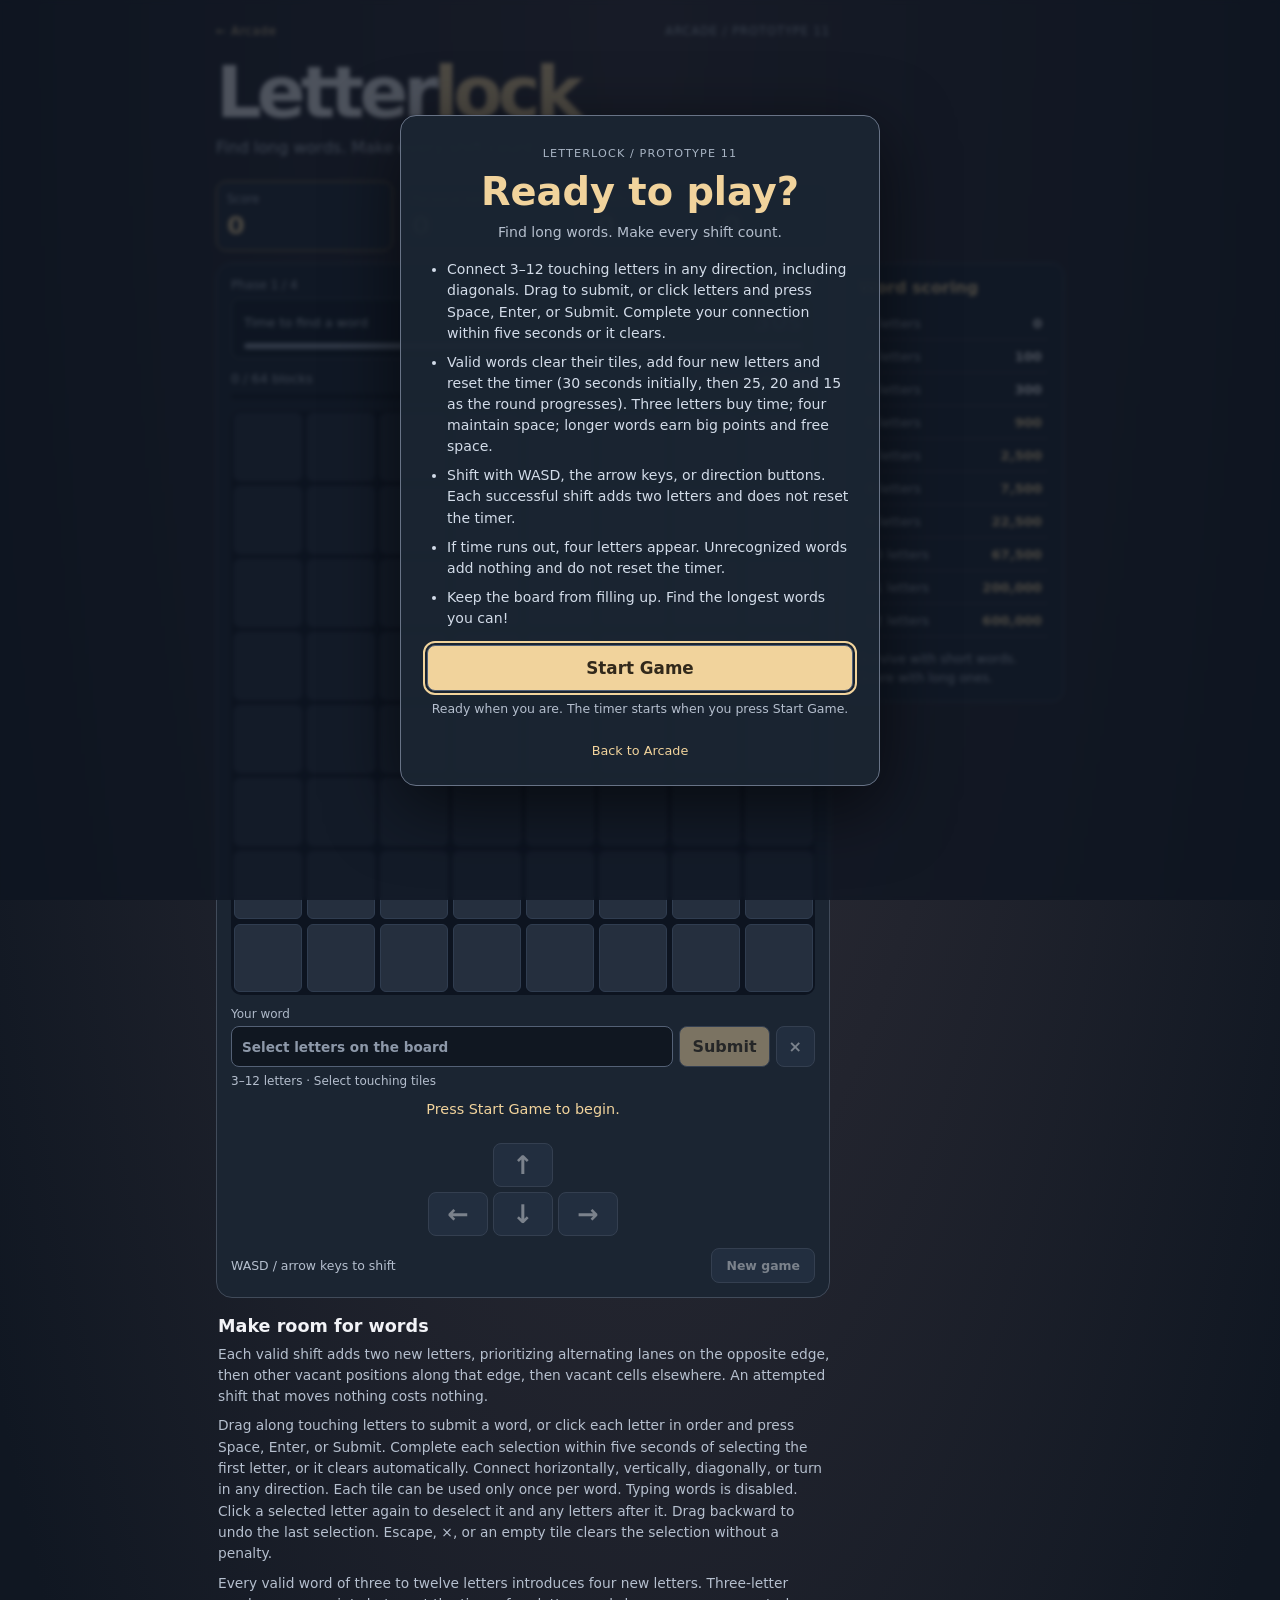
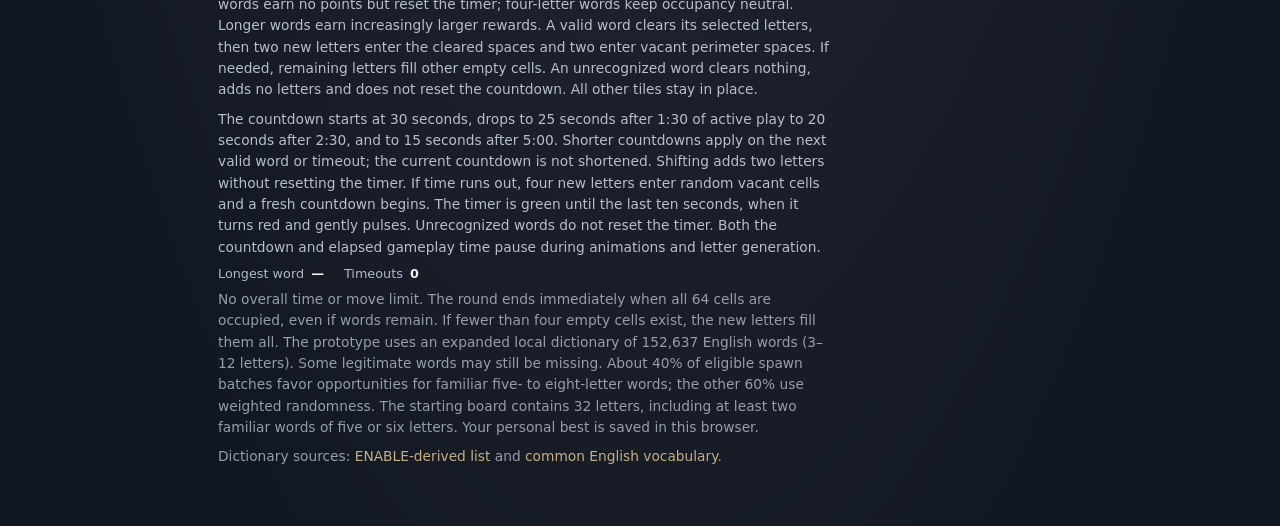
<file: letterlock/index.html>
<!doctype html>
<html lang="en">
<head>
  <meta charset="utf-8">
  <meta name="viewport" content="width=device-width, initial-scale=1">
  <meta name="theme-color" content="#151c28">
  <title>Letterlock | Evenwave's Arcade</title>
  <link rel="stylesheet" href="styles.css?v=11.1">
  <script src="engine.js?v=11.1" defer></script>
  <script src="game.js?v=11.1" defer></script>
</head>
<body>
<main class="game">
  <header>
    <div class="topline"><a href="../">← Arcade</a><span>ARCADE / PROTOTYPE 11</span></div>
    <h1>Letter<span>lock</span></h1>
    <p>Find long words. Make every shift count.</p>
  </header>
  <section class="scoreboard" aria-label="Game statistics">
    <div class="stat primary"><span>Score</span><strong id="score">0</strong></div>
    <div class="stat"><span>Personal best</span><strong id="best">0</strong></div>
    <div class="stat"><span>Shifts</span><strong id="moves">0</strong></div>
    <div class="stat"><span>Words</span><strong id="words">0</strong></div>
  </section>
  <div class="play-layout">
  <section class="playfield" aria-label="Game area">
    <div class="round-meta"><span id="difficulty-phase">Phase 1 / 4</span><span>Round time: <strong id="elapsed-time">00:00</strong></span></div>
    <div class="word-timer" id="word-timer" data-phase="stopped">
      <div class="timer-head"><span>Time to find a word</span><strong id="timer-value" role="timer" aria-live="off">30s</strong></div>
      <div class="timer-meter" id="timer-meter" role="progressbar" aria-label="Seconds remaining" aria-valuemin="0" aria-valuemax="30" aria-valuenow="30"><div id="timer-fill"></div></div>
      <div id="difficulty-notice" class="difficulty-notice" role="status" hidden></div>
    </div>
    <div class="board-head"><span id="occupancy">Loading…</span><span id="gravity">Choose a direction</span></div>
    <div class="meter" role="progressbar" aria-label="Board occupancy" aria-valuemin="0" aria-valuemax="64" aria-valuenow="0"><div id="fill"></div></div>
    <div class="board" id="board" role="group" aria-label="Letterlock board">
      <div id="cells" class="cells" aria-hidden="true"></div>
      <div id="tiles" class="tiles"></div>
      <svg class="selection-path" viewBox="0 0 8 8" aria-hidden="true"><polyline id="path-line" points="" /></svg>
      <div id="over" class="overlay" hidden>
        <h2 id="game-over-title" tabindex="-1">Gridlocked</h2><p id="summary"></p><p id="round-longest"></p><p id="round-duration"></p>
        <button id="again" type="button">Play again</button>
      </div>
    </div>
    <form id="word-form" autocomplete="off">
      <label for="word-input">Your word</label>
      <div class="word-row"><input id="word-input" type="text" maxlength="12" placeholder="Select letters on the board" readonly aria-readonly="true" disabled><button id="submit" type="submit" disabled>Submit</button><button id="clear" type="button" disabled aria-label="Clear selection">×</button></div>
      <p class="word-preview" id="word-preview">3–12 letters · Select touching tiles</p>
    </form>
    <p id="status" class="status" role="status">Loading local dictionary…</p>
    <div class="controls" aria-label="Direction controls">
      <button data-dir="up" class="up" aria-label="Shift up" disabled>↑</button>
      <button data-dir="left" class="left" aria-label="Shift left" disabled>←</button>
      <button data-dir="down" class="down" aria-label="Shift down" disabled>↓</button>
      <button data-dir="right" class="right" aria-label="Shift right" disabled>→</button>
    </div>
    <div class="footer-controls"><span>WASD / arrow keys to shift</span><button id="restart" type="button" disabled>New game</button></div>
  </section>
  <aside class="score-panel" aria-labelledby="scoring-title">
    <h2 id="scoring-title">Word scoring</h2>
    <dl class="score-list">
      <div class="score-row" data-word-length="3"><dt>3 letters</dt><dd>0</dd></div>
      <div class="score-row" data-word-length="4"><dt>4 letters</dt><dd>100</dd></div>
      <div class="score-row" data-word-length="5"><dt>5 letters</dt><dd>300</dd></div>
      <div class="score-row" data-word-length="6"><dt>6 letters</dt><dd>900</dd></div>
      <div class="score-row" data-word-length="7"><dt>7 letters</dt><dd>2,500</dd></div>
      <div class="score-row" data-word-length="8"><dt>8 letters</dt><dd>7,500</dd></div>
      <div class="score-row" data-word-length="9"><dt>9 letters</dt><dd>22,500</dd></div>
      <div class="score-row" data-word-length="10"><dt>10 letters</dt><dd>67,500</dd></div>
      <div class="score-row" data-word-length="11"><dt>11 letters</dt><dd>200,000</dd></div>
      <div class="score-row" data-word-length="12"><dt>12 letters</dt><dd>600,000</dd></div>
    </dl>
    <p>Survive with short words. Score with long ones.</p>
  </aside>
  </div>
  <section class="details">
    <h2>Make room for words</h2>
    <p>Each valid shift adds two new letters, prioritizing alternating lanes on the opposite edge, then other vacant positions along that edge, then vacant cells elsewhere. An attempted shift that moves nothing costs nothing.</p>
    <p>Drag along touching letters to submit a word, or click each letter in order and press Space, Enter, or Submit. Complete each selection within five seconds of selecting the first letter, or it clears automatically. Connect horizontally, vertically, diagonally, or turn in any direction. Each tile can be used only once per word. Typing words is disabled. Click a selected letter again to deselect it and any letters after it. Drag backward to undo the last selection. Escape, ×, or an empty tile clears the selection without a penalty.</p>
    <p>Every valid word of three to twelve letters introduces four new letters. Three-letter words earn no points but reset the timer; four-letter words keep occupancy neutral. Longer words earn increasingly larger rewards. A valid word clears its selected letters, then two new letters enter the cleared spaces and two enter vacant perimeter spaces. If needed, remaining letters fill other empty cells. An unrecognized word clears nothing, adds no letters and does not reset the countdown. All other tiles stay in place.</p>
    <p>The countdown starts at 30 seconds, drops to 25 seconds after 1:30 of active play to 20 seconds after 2:30, and to 15 seconds after 5:00. Shorter countdowns apply on the next valid word or timeout; the current countdown is not shortened. Shifting adds two letters without resetting the timer. If time runs out, four new letters enter random vacant cells and a fresh countdown begins. The timer is green until the last ten seconds, when it turns red and gently pulses. Unrecognized words do not reset the timer. Both the countdown and elapsed gameplay time pause during animations and letter generation.</p>
    <div class="mini-stats"><div>Longest word <strong id="longest">—</strong></div><div>Timeouts <strong id="timeouts">0</strong></div></div>
    
    <p class="fine">No overall time or move limit. The round ends immediately when all 64 cells are occupied, even if words remain. If fewer than four empty cells exist, the new letters fill them all. The prototype uses an expanded local dictionary of 152,637 English words (3–12 letters). Some legitimate words may still be missing. About 40% of eligible spawn batches favor opportunities for familiar five- to eight-letter words; the other 60% use weighted randomness. The starting board contains 32 letters, including at least two familiar words of five or six letters. Your personal best is saved in this browser.</p>
    <p class="fine">Dictionary sources: <a href="https://github.com/MagicOctopusUrn/wordListsByLength">ENABLE-derived list</a> and <a href="https://github.com/dolph/dictionary">common English vocabulary</a>.</p>
  </section>
</main>
<dialog id="start-dialog" class="start-dialog" aria-labelledby="start-title" aria-describedby="start-intro">
  <div class="start-content">
    <span class="start-kicker">LETTERLOCK / PROTOTYPE 11</span>
    <h2 id="start-title">Ready to play?</h2>
    <p id="start-intro">Find long words. Make every shift count.</p>
    <ul class="start-rules">
      <li>Connect 3–12 touching letters in any direction, including diagonals. Drag to submit, or click letters and press Space, Enter, or Submit. Complete your connection within five seconds or it clears.</li>
      <li>Valid words clear their tiles, add four new letters and reset the timer (30 seconds initially, then 25, 20 and 15 as the round progresses). Three letters buy time; four maintain space; longer words earn big points and free space.</li>
      <li>Shift with WASD, the arrow keys, or direction buttons. Each successful shift adds two letters and does not reset the timer.</li>
      <li>If time runs out, four letters appear. Unrecognized words add nothing and do not reset the timer.</li>
      <li>Keep the board from filling up. Find the longest words you can!</li>
    </ul>
    <button id="start-game" type="button" disabled>Start Game</button>
    <p id="start-status" role="status">Loading dictionary…</p>
    <a class="start-back" href="../">Back to Arcade</a>
  </div>
</dialog>
</body>
</html>
</file>
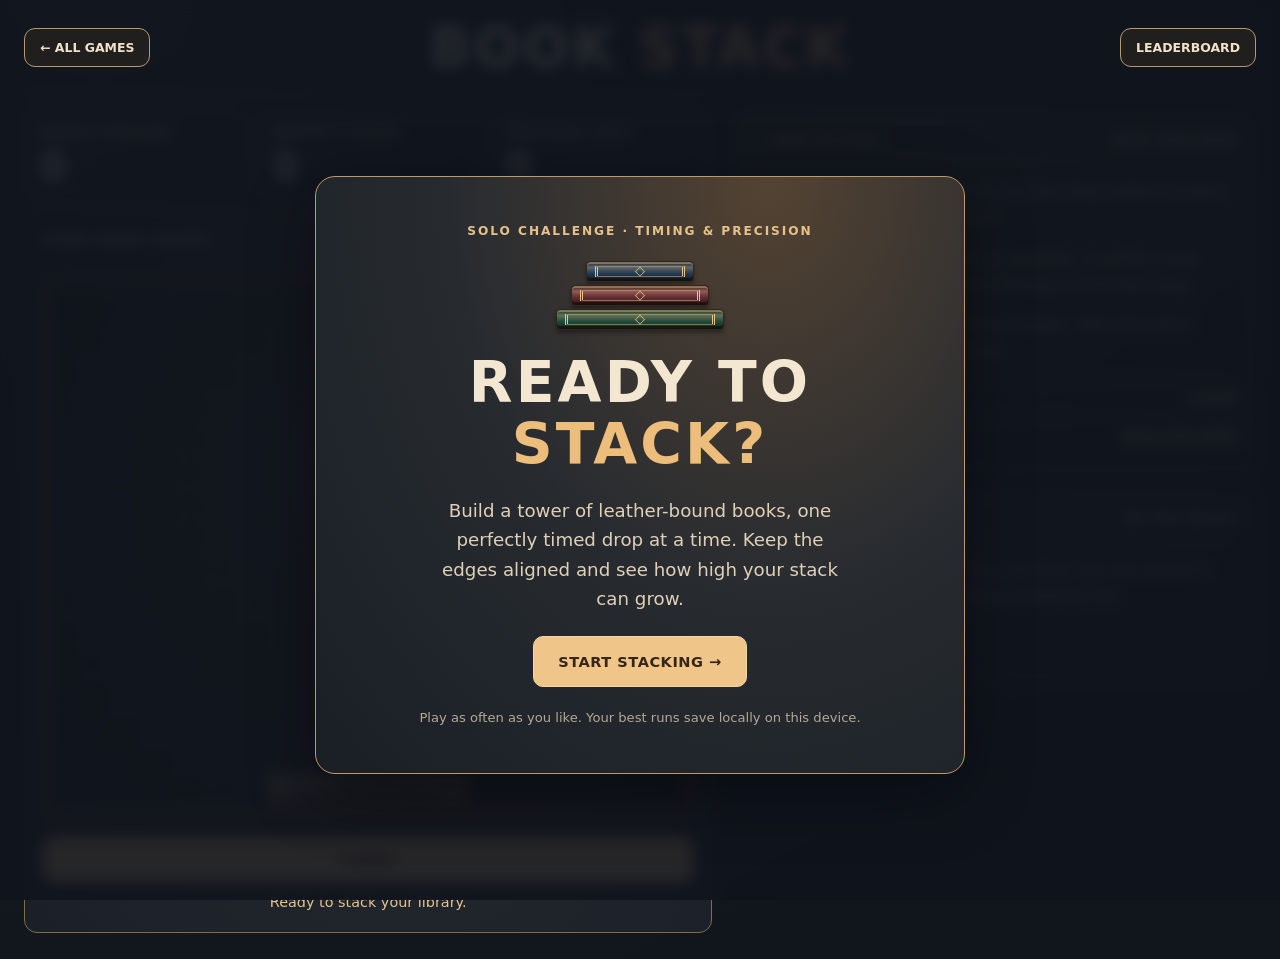
<file: stack-shift/index.html>
<!doctype html>
<html lang="en">
<head>
  <meta charset="utf-8">
  <meta name="viewport" content="width=device-width, initial-scale=1">
  <meta name="theme-color" content="#11161d">
  <title>Book Stack | Evenwave Arcade</title>
  <link rel="stylesheet" href="styles.css?v=book4">
</head>
<body>
  <main class="game-page">
    <header class="game-header">
      <a class="page-link nav-back" href="../">← All games</a>
      <h1>Book <span>Stack</span></h1>
      <a class="page-link nav-scores" href="leaderboard.html?v=book4">Leaderboard</a>
    </header>
    <div id="play-content" class="game-layout" inert>
      <section class="game-column" aria-label="Book Stack game">
        <dl class="stats">
          <div><dt>Books stacked</dt><dd id="score">0</dd></div>
          <div><dt>Perfect drops</dt><dd id="perfect">0</dd></div>
          <div><dt>Personal best</dt><dd id="best">0</dd></div>
        </dl>
        <section class="panel play-panel">
          <div class="panel-heading"><h2>Every book counts</h2><span>Timing &amp; precision</span></div>
          <div class="board-frame"><canvas id="board" width="480" height="400" aria-label="Book Stack playfield"></canvas></div>
          <button id="action" class="primary" type="button">Start</button>
          <p id="status" role="status">Ready to stack your library.</p>
        </section>
      </section>
      <aside class="side-column" aria-label="Game information">
        <section class="panel rules">
          <div class="panel-heading"><h2>✧ How to play</h2><span>Solo challenge</span></div>
          <p>Press Space, tap the board, or use the drop button to place each sliding book on the stack.</p>
          <p>Line up the edges as closely as possible. A perfect drop keeps the entire width; any overhang is trimmed away.</p>
          <p>Books move faster as your stack grows. Miss the stack completely and the round ends.</p>
          <div class="rule"><span>Each successful drop</span><strong>1 book</strong></div>
          <div class="rule"><span>Perfect drops</span><strong>Keep full width</strong></div>
        </section>
        <section class="panel records">
          <div class="panel-heading"><h2>Your records</h2><span>On this device</span></div>
          <p>Chase your personal best. Your top five runs are saved in this browser, with perfect drops breaking ties.</p>
          <a class="page-link" href="leaderboard.html?v=book4">View leaderboard →</a>
        </section>
      </aside>
    </div>
    <section id="start-menu" class="start-overlay" role="dialog" aria-modal="false" aria-labelledby="menu-title" aria-describedby="menu-description">
      <div class="start-card">
        <p class="eyebrow">Solo challenge · Timing &amp; precision</p>
        <div class="menu-books" aria-hidden="true">
          <i class="book-icon" style="--leather:#263c54;--length:64%"></i>
          <i class="book-icon" style="--leather:#652e35;--length:82%"></i>
          <i class="book-icon" style="--leather:#254c3b;--length:100%"></i>
        </div>
        <h2 id="menu-title">Ready to <span>stack?</span></h2>
        <p id="menu-description">Build a tower of leather-bound books, one perfectly timed drop at a time. Keep the edges aligned and see how high your stack can grow.</p>
        <button id="begin" class="primary" type="button">Start stacking →</button>
        <p class="menu-note">Play as often as you like. Your best runs save locally on this device.</p>
      </div>
    </section>
  </main>
  <script src="scores.js"></script>
  <script src="game.js?v=book4"></script>
</body>
</html>
</file>
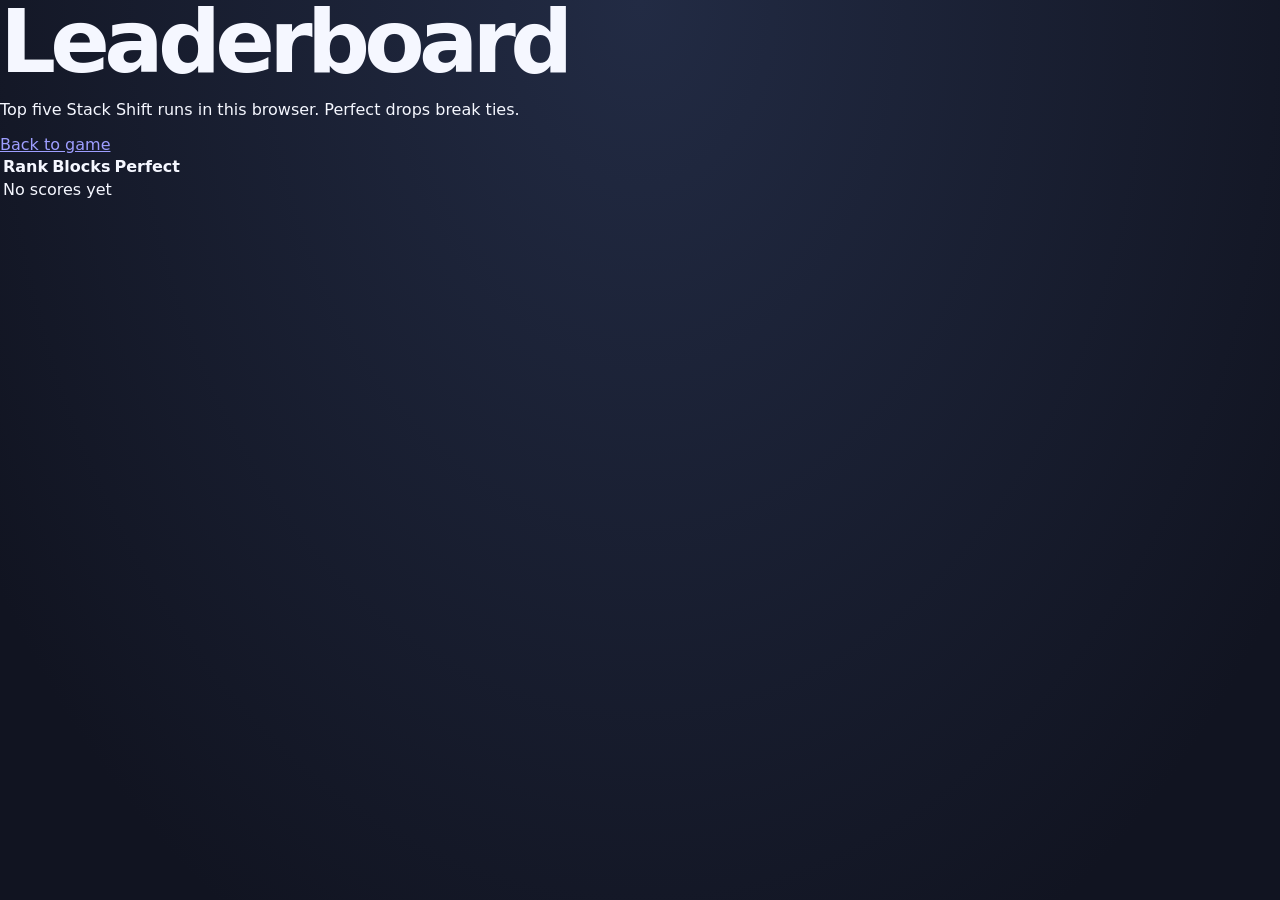
<file: leaderboard.html>
<!doctype html>
<html lang="en">
<head>
  <meta charset="utf-8">
  <meta name="viewport" content="width=device-width, initial-scale=1">
  <title>Leaderboard | Stack Shift</title>
  <link rel="stylesheet" href="styles.css">
</head>
<body>
  <main class="leaderboard-page">
    <header>
      <h1>Leaderboard</h1>
      <p>Top five Stack Shift runs in this browser. Perfect drops break ties.</p>
    </header>
    <nav aria-label="Stack Shift pages"><a class="page-link" href="index.html">Back to game</a></nav>
    <section class="panel" aria-label="Local high scores">
      <table aria-label="Top Stack Shift runs">
        <thead><tr><th scope="col">Rank</th><th scope="col">Blocks</th><th scope="col">Perfect</th></tr></thead>
        <tbody id="scores"></tbody>
      </table>
    </section>
  </main>
  <script src="scores.js"></script>
  <script src="leaderboard.js"></script>
</body>
</html>
</file>
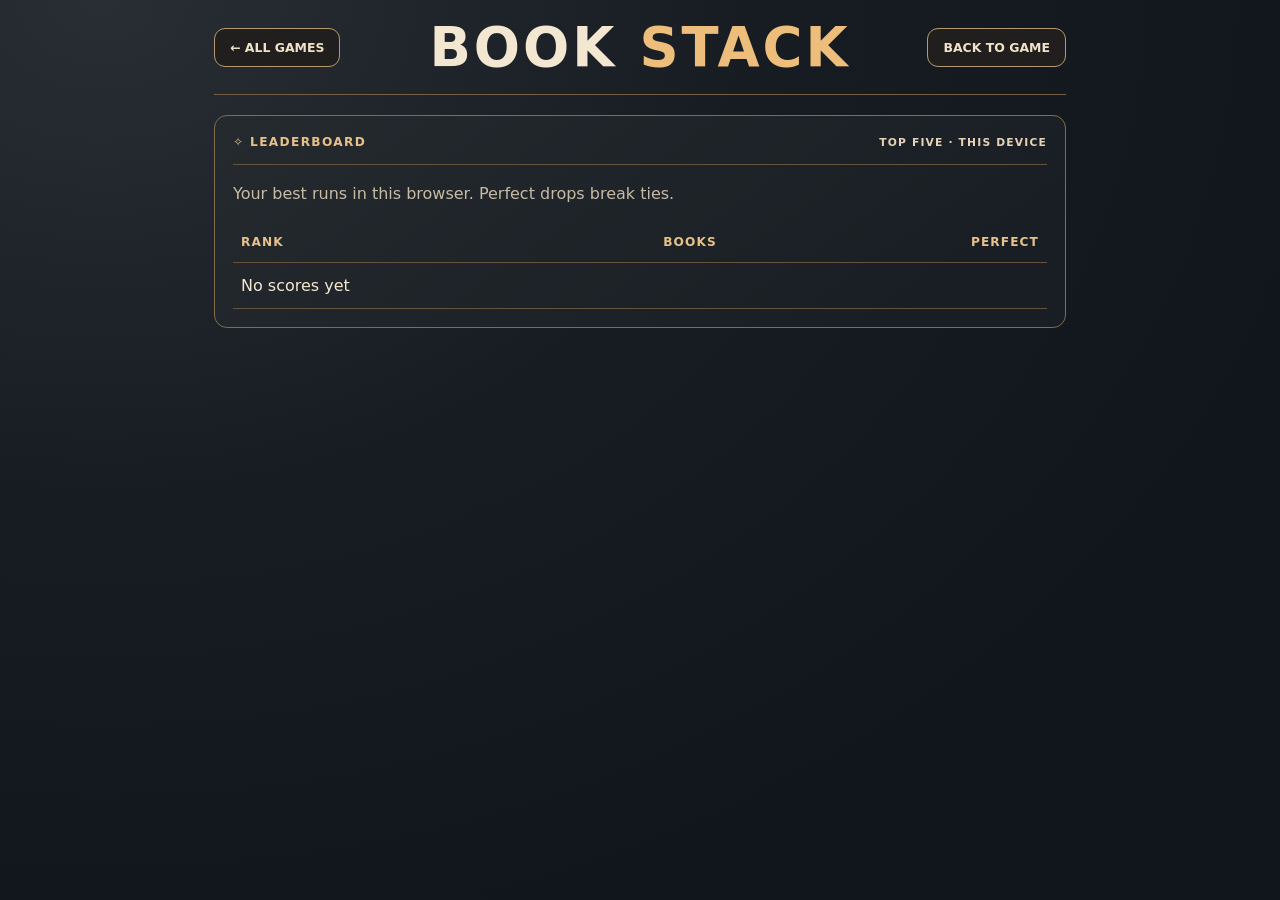
<file: stack-shift/leaderboard.html>
<!doctype html>
<html lang="en">
<head>
  <meta charset="utf-8">
  <meta name="viewport" content="width=device-width, initial-scale=1">
  <meta name="theme-color" content="#11161d">
  <title>Leaderboard | Book Stack</title>
  <link rel="stylesheet" href="styles.css?v=book4">
</head>
<body>
  <main class="leaderboard-page">
    <header class="game-header">
      <a class="page-link nav-back" href="../">← All games</a>
      <h1>Book <span>Stack</span></h1>
      <a class="page-link nav-scores" href="index.html?v=book4">Back to game</a>
    </header>
    <section class="panel" aria-label="Local high scores">
      <div class="panel-heading"><h2>✧ Leaderboard</h2><span>Top five · This device</span></div>
      <p>Your best runs in this browser. Perfect drops break ties.</p>
      <table aria-label="Top Book Stack runs">
        <thead><tr><th scope="col">Rank</th><th scope="col">Books</th><th scope="col">Perfect</th></tr></thead>
        <tbody id="scores"></tbody>
      </table>
    </section>
  </main>
  <script src="scores.js"></script>
  <script src="leaderboard.js"></script>
</body>
</html>
</file>
<file: arcade.css>
:root {
  color-scheme: dark;
  font-family: system-ui, -apple-system, BlinkMacSystemFont, "Segoe UI", sans-serif;
  background: #111421;
  color: #f5f7ff;
  --muted: #aab4c8;
}
* { box-sizing: border-box; }
body { margin: 0; min-height: 100vh; background: radial-gradient(ellipse at 50% 0%, #222b44 0%, transparent 48rem); }
.lobby { max-width: 1120px; margin: auto; padding: 48px 24px 24px; }
.hero { text-align: center; margin-bottom: 48px; }
.eyebrow, .genre { font-size: .72rem; font-weight: 700; letter-spacing: .13em; }
.eyebrow { color: #a9b8d8; margin: 0 0 12px; }
h1 { font-size: clamp(2.65rem, 8vw, 5.5rem); letter-spacing: -.065em; line-height: .95; margin: 0; }
h1 span { color: #a5edc8; }
.intro { color: var(--muted); font-size: 1.05rem; margin: 18px 0 0; }
.section-head { display: flex; align-items: center; justify-content: space-between; gap: 16px; margin-bottom: 18px; }
h2 { font-size: 1.35rem; margin: 0 0 4px; }
.section-head p { font-size: .85rem; color: var(--muted); margin: 0; }
button { font: inherit; color: var(--muted); border: 1px solid #46516a; border-radius: 8px; background: transparent; padding: 8px 12px; cursor: pointer; font-size: .8rem; }
button:hover { color: #fff; border-color: #aab4c8; }
[hidden] { display: none !important; }
.game-grid { display: grid; grid-template-columns: repeat(3, minmax(0, 1fr)); gap: 20px; align-items: stretch; }
.upcoming { display: contents; }
.game-card { --accent: #a78bfa; background: #1b2131; border: 1px solid #45516a; border-radius: 16px; box-shadow: 0 8px 22px #0003; overflow: hidden; display: flex; flex-direction: column; min-width: 0; }
.game-card.cascade { --accent: #a5edc8; }
.game-card:not(.placeholder):hover { border-color: var(--accent); }
.game-art { display: grid; place-items: center; width: 100%; aspect-ratio: 16 / 10; border-bottom: 1px solid #394358; text-decoration: none; overflow: hidden; position: relative; background: #101725; }
.stack-art { background: radial-gradient(ellipse at 50% 95%, #40316e, #111725 75%); }
.cascade-art { background: radial-gradient(ellipse at 50% 50%, #203e43, #111725 80%); }
.game-art .cover { display: block; width: 100%; height: 100%; object-fit: cover; }
.future-art { background: #141a27; }
.future-art span { color: #59657e; font-size: 3rem; font-weight: 700; }
.card-body { padding: 18px; flex: 1; display: flex; flex-direction: column; }
.genre { margin: 0 0 7px; color: var(--accent); font-size: .64rem; }
h3 { font-size: 1.25rem; margin: 0 0 8px; }
.card-body > p:not(.genre) { color: var(--muted); font-size: .88rem; line-height: 1.55; margin: 0 0 18px; }
.card-actions { display: flex; flex-wrap: wrap; align-items: center; gap: 10px 14px; margin-top: auto; }
.play { color: #161a27; background: var(--accent); border-radius: 8px; padding: 10px 14px; font-weight: 750; font-size: .85rem; text-decoration: none; }
.play:hover { filter: brightness(1.12); }
.scores { color: var(--muted); font-size: .82rem; text-decoration: none; }
.scores:hover { color: #fff; text-decoration: underline; }
.placeholder { --accent: #929db3; border-style: dashed; background: #181d2a; }
.placeholder h3 { color: #aab4c8; }
.placeholder .card-body > p:not(.genre) { margin-bottom: 0; }
a:focus-visible, button:focus-visible { outline: 3px solid #fff; outline-offset: -3px; }
footer { text-align: center; margin-top: 38px; padding-top: 20px; border-top: 1px solid #30394c; color: var(--muted); font-size: .78rem; }
footer span { margin: 0 5px; }
@media (max-width: 850px) { .game-grid { grid-template-columns: repeat(2, minmax(0, 1fr)); } }
@media (max-width: 500px) { .lobby { padding: 32px 16px 20px; } .hero { margin-bottom: 32px; } .game-grid { grid-template-columns: 1fr; } .section-head { align-items: start; } .section-head button { flex-shrink: 0; } }
</file>
<file: cascade-shift/styles.css>
:root {
  color-scheme: dark;
  font-family: system-ui, -apple-system, BlinkMacSystemFont, "Segoe UI", sans-serif;
  background: #10151f; color: #edf3ff;
  --size: 8;
  --gap: 5px;
  --accent: #a5edc8;
}
* { box-sizing: border-box; }
body { margin: 0; min-height: 100vh; background: radial-gradient(ellipse at 50% 0%, #233247 0%, transparent 55%); }
.game { max-width: 650px; margin: auto; padding: 24px 18px 40px; }
.topline { display: flex; justify-content: space-between; align-items: center; gap: 12px; font-size: .72rem; letter-spacing: .08em; color: #9daec3; }
a { color: var(--accent); text-decoration: none; }
a:hover { text-decoration: underline; }
h1 { font-size: clamp(2.7rem, 9vw, 4.5rem); letter-spacing: -.07em; line-height: 1; margin: 18px 0 8px; }
h1 span { color: var(--accent); }
p { color: #acbbcf; line-height: 1.55; margin: 8px 0; }
.scoreboard { display: grid; grid-template-columns: 1.25fr 1.25fr .8fr .9fr; gap: 8px; margin: 20px 0 12px; }
.stat { background: #1b2533; border: 1px solid #344357; border-radius: 12px; padding: 10px 12px; min-width: 0; }
.stat span { display: block; font-size: .72rem; color: #a8b8cc; }
.stat strong { display: block; font-size: clamp(1rem, 4vw, 1.6rem); margin-top: 4px; font-variant-numeric: tabular-nums; overflow-wrap: anywhere; }
.primary { border-color: #5c9c83; }
.primary strong { color: var(--accent); }
.playfield { border: 1px solid #35445a; background: #192331; border-radius: 18px; padding: 14px; }
.board-head { display: flex; justify-content: space-between; gap: 10px; font-size: .8rem; color: #a8b8cc; }
.meter { height: 5px; background: #101721; border-radius: 5px; margin: 8px 0 13px; overflow: hidden; }
#fill { height: 100%; background: var(--accent); transition: width .2s, background .2s; }
.board { position: relative; aspect-ratio: 1; background: #0e1621; border-radius: 12px; overflow: hidden; touch-action: none; }
.cells, .tiles { position: absolute; inset: 0; }
.cells { display: grid; grid-template-columns: repeat(var(--size), 1fr); grid-template-rows: repeat(var(--size), 1fr); }
.cell { margin: calc(var(--gap) / 2); background: #202c3b; border: 1px solid #2c3a4b; border-radius: 7px; }
.tile { position: absolute; width: calc(100% / var(--size)); height: calc(100% / var(--size)); top: 0; left: 0; display: grid; place-items: center; padding: calc(var(--gap) / 2); transition: transform 150ms ease-out; will-change: transform; }
.gem { width: 100%; height: 100%; border-radius: 7px; display: grid; place-items: center; color: #142032; font-size: clamp(14px, 4.5vw, 30px); font-weight: 900; box-shadow: inset 0 2px 0 #ffffff55, inset 0 -3px 0 #00000025; }
.type-1 { background: #f47986; }
.type-2 { background: #79b8ff; }
.type-3 { background: #75e0aa; }
.type-4 { background: #f7cf71; }
.type-5 { background: #bc9cf7; }
.type-6 { background: #ff9d6b; }
.spawn .gem { animation: spawn 170ms ease-out; }
.matched .gem { animation: vanish 160ms ease-in forwards; }
@keyframes spawn { from { opacity: 0; scale: .45; } to { opacity: 1; scale: 1; } }
@keyframes vanish { 45% { scale: 1.08; filter: brightness(1.8); } to { opacity: 0; scale: .15; } }
.status { min-height: 2.7em; text-align: center; color: var(--accent); font-size: .9rem; margin: 12px 0 4px; }
.controls { display: grid; grid-template-columns: repeat(3, 62px); grid-template-rows: repeat(2, 48px); justify-content: center; gap: 6px; }
button { font: inherit; cursor: pointer; border: 1px solid #4c6179; border-radius: 9px; color: #edf3ff; background: #28394d; font-weight: 700; }
button:hover { background: #39536e; }
button:active { transform: scale(.96); }
button:focus-visible, a:focus-visible { outline: 3px solid #a5edc8; outline-offset: 3px; }
button:disabled { opacity: .45; cursor: default; }
.controls button { font-size: 1.7rem; }
.up { grid-column: 2; }
.left { grid-row: 2; grid-column: 1; }
.down { grid-row: 2; grid-column: 2; }
.right { grid-row: 2; grid-column: 3; }
.footer-controls { display: flex; align-items: center; justify-content: space-between; gap: 10px; margin-top: 14px; font-size: .8rem; color: #a8b8cc; }
.footer-controls button, .overlay button { padding: 9px 14px; }
.overlay { position: absolute; inset: 0; z-index: 2; background: #101722eF; display: flex; flex-direction: column; justify-content: center; align-items: center; text-align: center; padding: 20px; }
.overlay[hidden] { display: none; }
.overlay h2 { font-size: 2.3rem; margin: 0; }
.overlay button { background: var(--accent); color: #14251f; margin-top: 10px; }
.details { margin: 18px 2px; }
.details h2 { font-size: 1.1rem; margin: 0; }
.details p { font-size: .88rem; }
.mini-stats { display: flex; gap: 20px; flex-wrap: wrap; color: #a8b8cc; font-size: .85rem; }
.mini-stats strong { color: #edf3ff; margin-left: 4px; }
.fine { opacity: .8; }
@media(max-width: 400px) { :root { --gap: 3px; } .game { padding: 16px 10px; } .playfield { padding: 9px; } .stat { padding: 8px 6px; } .scoreboard { gap: 5px; } }
@media(prefers-reduced-motion: reduce) { *, *::before, *::after { animation-duration: 1ms !important; transition-duration: 1ms !important; } }

/* Keep cascade feedback visible until the next valid shift. */
.combo-banner { margin: 12px 0 0; padding: 10px 12px; border: 1px solid #f7cf71; border-radius: 9px; background: #3c3324; color: #ffe19a; font-size: clamp(.8rem, 2.8vw, 1.05rem); font-weight: 800; text-align: center; }
.combo-banner[hidden] { display: none; }
.combo-banner.pop { animation: combo-pop 360ms ease-out; }
@keyframes combo-pop { from { transform: scale(.94); filter: brightness(1.5); } 60% { transform: scale(1.025); } to { transform: scale(1); filter: brightness(1); } }
.cascade-match .gem { animation: cascade-vanish 460ms ease-in forwards; }
@keyframes cascade-vanish { 0%, 25% { filter: brightness(1.55); box-shadow: inset 0 0 0 3px #fff9, 0 0 12px #f7cf7188; } 50% { scale: 1.08; filter: brightness(1.9); } to { opacity: 0; scale: .15; } }
</file>
<file: domino-drop/styles.css>
:root{color-scheme:dark;font-family:system-ui,-apple-system,BlinkMacSystemFont,"Segoe UI",sans-serif;background:#151927;color:#edf1fa;--muted:#aab4cb;--cell:clamp(22px,min(7vw,calc((100dvh - 192px)/12)),48px)}
*{box-sizing:border-box}body{margin:0;min-height:100dvh;background:radial-gradient(ellipse at 50% 0%,#282d48,transparent 60%)}button,a{-webkit-tap-highlight-color:transparent}button{font:inherit;color:inherit;border:1px solid #46516c;border-radius:9px;background:#283147;cursor:pointer;touch-action:none;user-select:none}button:hover{background:#384560}button:disabled{opacity:.45;cursor:default}button:focus-visible,a:focus-visible{outline:2px solid #f5d58a;outline-offset:2px}a{color:#bcc7e0;text-decoration:none}.game{max-width:820px;margin:auto;padding:12px 16px 20px}header{display:flex;align-items:center;justify-content:space-between;font-size:.72rem;color:var(--muted);letter-spacing:.08em}header button{padding:6px 12px}h1{font-size:clamp(1.7rem,4vw,2.5rem);letter-spacing:-.05em;line-height:1;margin:10px 0 14px}h1 span{color:#f5d58a}.layout{display:grid;grid-template-columns:auto minmax(190px,1fr);grid-template-areas:"board stats" "board next" "board rules" "feedback rules" "controls rules";gap:10px 20px;align-items:start}.playfield{grid-area:board;position:relative;width:max-content;border:1px solid #58647d;border-radius:8px;padding:4px;background:#101522;box-shadow:0 0 24px #080d1b66}.board{display:grid;grid-template-columns:repeat(6,var(--cell));grid-template-rows:repeat(12,var(--cell));gap:4px;touch-action:none}.cell{position:relative;background:#192131;border-radius:5px;display:grid;place-items:center}.tile{position:relative;width:100%;height:100%;border-radius:6px;border:1px solid #ad9778;display:grid;grid-template-columns:repeat(3,1fr);grid-template-rows:repeat(3,1fr);padding:12%;gap:0;box-shadow:inset 0 1px 1px #ffffffaa,inset 0 -2px 2px #70533433,0 1px 2px #0006}.ivory{background:#ead9b9}.pip{align-self:center;justify-self:center;width:76%;aspect-ratio:1;border-radius:50%;background:#171c27}.active{outline:2px solid #eef7ff;outline-offset:-2px;z-index:2}.active.first{box-shadow:inset 0 0 0 3px #ffffff65}.flash{animation:flash .22s ease-in-out infinite alternate}.flash.math{outline:3px solid white;outline-offset:-3px}.flash.mega{outline:3px solid #f7bb42;outline-offset:-3px;box-shadow:inset 0 0 12px #f7bb42,0 0 8px #f7bb42}@keyframes flash{to{filter:brightness(1.7);transform:scale(.91)}}.stats{grid-area:stats;display:grid;grid-template-columns:repeat(2,1fr);gap:7px}.stats div{padding:8px 10px;border:1px solid #39445d;background:#1e2638;border-radius:8px;min-width:0}.stats small{display:block;color:var(--muted);font-size:.68rem;text-transform:uppercase;letter-spacing:.07em}.stats strong{font-size:1.25rem;font-variant-numeric:tabular-nums}.next{grid-area:next;background:#1e2638;border:1px solid #39445d;border-radius:8px;padding:9px}.next h2,.rules h2{font-size:.82rem;text-transform:uppercase;letter-spacing:.08em;color:var(--muted);margin:0 0 8px}.queue{display:flex;flex-direction:column;gap:6px}.preview{display:flex;gap:2px;border:1px solid transparent;padding:3px;border-radius:7px;width:max-content}.preview:first-child{border-color:#a7b9d7}.preview .tile{width:32px;height:32px}.feedback{grid-area:feedback;font-size:.86rem;font-weight:650;min-height:1.3em;color:#f5d58a;text-align:center}.controls{grid-area:controls;display:grid;grid-template-columns:repeat(4,1fr);gap:6px}.controls button{padding:7px 3px;min-height:46px}.controls b{display:block;font-size:1.4rem;line-height:1}.controls small{font-size:.64rem;color:var(--muted)}.controls button.held{background:#52627e}.rules{grid-area:rules;color:var(--muted);font-size:.79rem;line-height:1.45}.rules p{margin:0 0 9px}.rule{display:flex;justify-content:space-between;gap:6px;border-bottom:1px solid #344057;padding:5px 0}.rule strong{color:#f5d58a}.rule+p{margin-top:9px}.overlay{position:absolute;inset:4px;z-index:5;display:grid;place-items:center;background:#101522c9;border-radius:5px;padding:14px}.dialog{width:100%;max-width:230px;text-align:center;background:#252e42;border:1px solid #5d6c87;border-radius:12px;padding:16px 12px}.dialog h2{font-size:1.3rem;margin:0 0 8px}.dialog p{font-size:.85rem;color:#d0d9eb;line-height:1.45}.primary{background:#f5d58a;color:#222a39;font-weight:800;padding:9px 16px;touch-action:manipulation}.primary:hover{background:#ffe6a5}[hidden]{display:none!important}
@media(max-width:600px){:root{--cell:clamp(18px,min(calc((100vw - 50px)/6),calc((100dvh - 256px)/12)),48px)}.game{padding:6px 10px 14px;max-width:440px}header{font-size:.65rem}header button{padding:4px 9px}h1{font-size:1.5rem;margin:5px 0 7px;text-align:center}.layout{grid-template-columns:minmax(0,1fr);grid-template-areas:"stats" "next" "board" "feedback" "controls" "rules";gap:5px;justify-items:center}.stats,.next,.controls,.feedback,.rules{width:min(100%,calc(6 * var(--cell) + 24px))}.stats{grid-template-columns:repeat(4,1fr);gap:4px}.stats div{padding:4px 5px}.stats small{font-size:.59rem}.stats strong{font-size:.95rem}.next{padding:3px 2px 4px}.next h2{font-size:.6rem;margin:0 0 2px;text-align:center}.queue{flex-direction:row;justify-content:space-around;gap:2px}.preview{padding:2px;gap:1px}.preview .tile{width:calc(var(--cell) * .82);height:calc(var(--cell) * .82)}.controls button{min-height:42px;padding:4px 2px}.controls b{font-size:1.2rem}.feedback{font-size:.72rem;min-height:1.2em}.rules{margin-top:14px}.board{gap:3px}.playfield{padding:3px}.dialog{padding:12px 8px}.dialog h2{font-size:1rem}.dialog p{font-size:.75rem}}
@media(prefers-reduced-motion:reduce){.flash{animation:none;filter:brightness(1.35)}}
</file>
<file: letterlock/styles.css>
:root{color-scheme:dark;font-family:system-ui,-apple-system,BlinkMacSystemFont,"Segoe UI",sans-serif;background:#101722;color:#f2f3f7;--accent:#f1d39c;--size:8;--gap:5px}
*{box-sizing:border-box}body{margin:0;min-height:100vh;background:radial-gradient(ellipse at 50% 0%,#34313a 0%,transparent 48rem)}
.game{max-width:650px;margin:auto;padding:24px 18px 40px}.topline{display:flex;justify-content:space-between;gap:10px;color:#a9b5c5;font-size:.72rem;letter-spacing:.08em}a{color:var(--accent);text-decoration:none}a:hover{text-decoration:underline}h1{font-size:clamp(2.8rem,9vw,4.5rem);letter-spacing:-.07em;line-height:1;margin:18px 0 8px}h1 span{color:var(--accent)}p{color:#b5bfce;line-height:1.55;margin:8px 0}
.scoreboard{display:grid;grid-template-columns:1.2fr 1.2fr .8fr .8fr;gap:8px;margin:20px 0 12px}.stat{background:#222b39;border:1px solid #414a59;border-radius:10px;padding:10px;min-width:0}.stat span{display:block;font-size:.72rem;color:#aeb9c9}.stat strong{display:block;font-size:clamp(1rem,4vw,1.6rem);margin-top:4px;font-variant-numeric:tabular-nums;overflow-wrap:anywhere}.primary{border-color:#ac8b55}.primary strong{color:var(--accent)}
.playfield{border:1px solid #414b5a;background:#1b2532;border-radius:16px;padding:14px}.board-head{display:flex;justify-content:space-between;gap:8px;font-size:.8rem;color:#b6c1d0}.meter{height:5px;background:#101721;border-radius:5px;margin:8px 0 12px;overflow:hidden}#fill{height:100%;background:var(--accent);transition:width .2s,background .2s}.board{position:relative;aspect-ratio:1;background:#0d1420;border-radius:10px;overflow:hidden;touch-action:none;user-select:none;-webkit-user-select:none}.cells,.tiles{position:absolute;inset:0}.cells{display:grid;grid-template-columns:repeat(8,1fr);grid-template-rows:repeat(8,1fr)}.cell{margin:calc(var(--gap)/2);background:#252f3e;border:1px solid #303d50;border-radius:6px}.tile{position:absolute;top:0;left:0;width:12.5%;height:12.5%;padding:calc(var(--gap)/2);transition:transform 150ms ease-out;pointer-events:none}.face{width:100%;height:100%;display:grid;place-items:center;border-radius:6px;font-weight:850;font-size:clamp(15px,5vw,32px);box-shadow:inset 0 2px 0 #ffffff50,inset 0 -3px 0 #0002}.letter .face{background:#ead9b9;color:#352c21}.selected .face{background:#f7c66a;color:#332614;outline:2px solid #fff2ba;outline-offset:-2px;box-shadow:0 0 10px #f7c66a66}.spawn .face{animation:spawn 155ms ease-out}.matched .face{animation:vanish 175ms ease-in forwards}@keyframes spawn{from{scale:.45;opacity:0}to{scale:1;opacity:1}}@keyframes vanish{40%{scale:1.07;filter:brightness(1.65)}to{scale:.15;opacity:0}}
#word-form{margin-top:12px}#word-form label{font-size:.75rem;color:#aeb9c9;display:block;margin-bottom:5px}.word-row{display:flex;gap:6px}.word-row input{flex:1;min-width:0;font:inherit;font-weight:700;letter-spacing:.08em;text-transform:uppercase;background:#101721;border:1px solid #546176;border-radius:8px;color:var(--accent);padding:10px}.word-row input::placeholder{font-size:.85rem;letter-spacing:0;text-transform:none;color:#8d98a9}.word-row button{padding:8px 12px}.word-row #submit{background:var(--accent);color:#32291b}.word-preview{font-size:.75rem;margin:5px 0;color:#b5bfce;min-height:1.2em}.status{min-height:2.8em;text-align:center;color:var(--accent);font-size:.9rem;margin:8px 0 4px}.controls{display:grid;grid-template-columns:repeat(3,60px);grid-template-rows:repeat(2,44px);justify-content:center;gap:5px}button{font:inherit;cursor:pointer;border:1px solid #536076;border-radius:8px;background:#2c3b50;color:#f1f4fa;font-weight:700}button:hover:not(:disabled){filter:brightness(1.16)}button:disabled{opacity:.45;cursor:default}button:focus-visible,a:focus-visible,input:focus-visible{outline:2px solid var(--accent);outline-offset:2px}.controls button{font-size:1.6rem}.up{grid-column:2}.left{grid-row:2;grid-column:1}.down{grid-row:2;grid-column:2}.right{grid-row:2;grid-column:3}.footer-controls{display:flex;justify-content:space-between;align-items:center;gap:10px;margin-top:12px;font-size:.78rem;color:#b5bfce}.footer-controls button,.overlay button{padding:9px 14px}.overlay{position:absolute;inset:0;z-index:3;background:#101722f2;display:flex;flex-direction:column;justify-content:center;align-items:center;text-align:center;padding:20px}.overlay[hidden]{display:none}.overlay h2{font-size:2.1rem;margin:0}.overlay button{background:var(--accent);color:#32291b;margin-top:10px}.details{margin:18px 2px}.details h2{font-size:1.1rem;margin:0}.details p{font-size:.86rem}.mini-stats{display:flex;gap:10px 20px;flex-wrap:wrap;color:#aeb9c9;font-size:.8rem}.mini-stats strong{color:#f2f3f7;margin-left:3px}.scoring{margin-top:16px;border-top:1px solid #394457;padding-top:12px;font-size:.85rem}.score-table{display:grid;grid-template-columns:repeat(3,1fr);gap:6px;margin-top:8px}.score-table span{background:#202b39;padding:8px;border-radius:6px;color:#b5bfce}.score-table b{display:block;color:var(--accent);margin-top:2px}.fine{opacity:.8}
@media(max-width:400px){:root{--gap:3px}.game{padding:16px 10px}.playfield{padding:9px}.stat{padding:8px 6px}.scoreboard{gap:4px}.word-row button{padding:7px 9px}}
@media(prefers-reduced-motion:reduce){*,*::before,*::after{animation-duration:1ms!important;transition-duration:1ms!important}}

.selection-path{position:absolute;inset:0;width:100%;height:100%;pointer-events:none;z-index:1}.selection-path polyline{fill:none;stroke:#78501d;stroke-width:.075;stroke-linecap:round;stroke-linejoin:round;opacity:.65}

/* Word countdown, above the board; no flashing board or audio. */
.word-timer{--timer-color:#80d6ab;padding:9px 12px;margin-bottom:12px;background:#121c28;border:1px solid #3d4c59;border-radius:9px;color:var(--timer-color)}
.timer-head{display:flex;align-items:center;justify-content:space-between;gap:10px}
.timer-head span{font-size:.8rem;color:#c5cfdb}
#timer-value{font-size:1.5rem;line-height:1.2;min-width:3ch;text-align:right;font-variant-numeric:tabular-nums}
.timer-meter{height:6px;margin-top:6px;background:#0d1420;border-radius:6px;overflow:hidden}
#timer-fill{height:100%;width:100%;background:var(--timer-color);border-radius:6px;transition:width .1s linear,background .2s}
.word-timer[data-phase="urgent"]{--timer-color:#ff7e8e;border-color:#e26879}
.word-timer[data-phase="urgent"] #timer-value{animation:timer-pulse 1s ease-in-out infinite}
.word-timer[data-phase="stopped"]{--timer-color:#8d98a9}
@keyframes timer-pulse{0%,100%{opacity:1;text-shadow:0 0 10px #ff7e8e90}50%{opacity:.68;text-shadow:none}}
@media(prefers-reduced-motion:reduce){.word-timer[data-phase="urgent"] #timer-value{animation:none!important}}

/* Modal start instructions: keep the board empty and the clock stopped until Start. */
.start-dialog{width:min(92vw,480px);max-height:90vh;max-height:90dvh;overflow:auto;padding:0;border:1px solid #687386;border-radius:16px;background:#1b2532f2;color:#f2f3f7;box-shadow:0 20px 70px #0009}
.start-dialog::backdrop{background:#0d1420b8;backdrop-filter:blur(2px)}
.start-content{padding:clamp(16px,4vw,26px);text-align:center}
.start-kicker{font-size:.7rem;letter-spacing:.1em;color:#a9b5c5}
.start-content h2{font-size:clamp(1.8rem,6vw,2.4rem);margin:8px 0 0;color:var(--accent)}
.start-content p{font-size:.88rem;margin:8px 0}
.start-rules{text-align:left;font-size:.88rem;line-height:1.5;color:#d3dce9;padding-left:1.25rem;margin:16px 0}
.start-rules li+li{margin-top:8px}
#start-game{width:100%;padding:12px 18px;background:var(--accent);color:#32291b;font-size:1.05rem}
#start-status{min-height:2.6em;color:#b5bfce;font-size:.78rem}
.start-back{font-size:.8rem}

/* Prototype 10: side-by-side score reference and stable timer notification. */
.game{max-width:884px}
.game>header,.game>.scoreboard,.game>.details{max-width:614px}
.play-layout{display:grid;grid-template-columns:minmax(0,1fr) 220px;gap:14px;align-items:start}
.score-panel{background:#1b2532;border:1px solid #414b5a;border-radius:12px;padding:14px;min-width:0}
.score-panel h2{font-size:1rem;color:var(--accent);margin:0 0 10px}
.score-list{margin:0}
.score-row{display:flex;align-items:center;justify-content:space-between;gap:6px;border:1px solid transparent;border-bottom-color:#394457;padding:8px 6px;border-radius:4px;font-size:.82rem}
.score-row dt{color:#b5bfce;white-space:nowrap}
.score-row dd{margin:0;font-weight:750;color:#f2f3f7;font-variant-numeric:tabular-nums}
.score-row[data-word-length="6"] dd,.score-row[data-word-length="7"] dd,.score-row[data-word-length="8"] dd,.score-row[data-word-length="9"] dd,.score-row[data-word-length="10"] dd,.score-row[data-word-length="11"] dd,.score-row[data-word-length="12"] dd{color:var(--accent)}
.score-row.current{border-color:#ac8b55;background:#41382b}
.score-row.current dt,.score-row.current dd{color:#ffe0a4}
.score-panel p{font-size:.78rem;margin:12px 0 0}
.round-meta{display:flex;justify-content:space-between;gap:8px;color:#aeb9c9;font-size:.75rem;margin-bottom:6px;font-variant-numeric:tabular-nums}
.round-meta strong{color:#e1e6ed}
.word-timer{position:relative}
.difficulty-notice{position:absolute;inset:-1px;z-index:2;display:flex;align-items:center;justify-content:center;white-space:nowrap;padding:0 5px;border:1px solid #ac8b55;border-radius:9px;background:#342e24;color:#f1d39c;font-size:clamp(.65rem,3.1vw,.95rem);font-weight:750;pointer-events:none;animation:none;transition:none}
.difficulty-notice[hidden]{display:none}
@media(max-width:899px){.game{max-width:650px}.play-layout{grid-template-columns:minmax(0,1fr)}.score-list{display:grid;grid-template-columns:repeat(2,minmax(0,1fr));gap:0 10px}}
</file>
<file: stack-shift/styles.css>
:root {
  color-scheme: dark;
  font-family: system-ui, -apple-system, "Segoe UI", sans-serif;
  background: #11161d;
  color: #f3e7d1;
  --gold: #edbd7b;
  --muted: #c8bba6;
  --border: #826c4b;
  --panel: #1c2329;
}
* { box-sizing: border-box; }
[hidden] { display: none !important; }
body { margin: 0; min-height: 100vh; background: radial-gradient(ellipse at 8% 0%, #292e34 0%, #171c22 40%, #11161d 78%); }
main { max-width: 1440px; margin: auto; padding: 18px 24px 26px; }
.game-header { display: grid; grid-template-columns: 1fr auto 1fr; align-items: center; gap: 14px; padding: 0 0 16px; border-bottom: 1px solid #736044; margin-bottom: 18px; }
h1, .start-card h2 { text-transform: uppercase; font-weight: 800; letter-spacing: .055em; line-height: 1.1; margin: 0; }
h1 { font-size: clamp(1.9rem, 4.6vw, 3.4rem); text-align: center; }
h1 span, .start-card h2 span { color: var(--gold); }
.nav-back { justify-self: start; }
.nav-scores { justify-self: end; }
.nav-back, .nav-scores { position: relative; z-index: 11; }
.page-link { display: inline-block; border: 1px solid #b59a70; border-radius: 11px; padding: 11px 15px; color: #f0e2c9; background: #211f1e; font-size: .78rem; font-weight: 750; text-transform: uppercase; text-decoration: none; text-align: center; }
.page-link:hover { background: #36302a; border-color: #f2ca8d; }
.game-layout { display: grid; grid-template-columns: minmax(0, 1.32fr) minmax(0, 1fr); gap: 22px; align-items: start; }
.game-column, .side-column { min-width: 0; }
.side-column { display: grid; gap: 17px; }
.stats { display: grid; grid-template-columns: repeat(3, minmax(0, 1fr)); gap: 10px; margin: 0 0 12px; }
.stats div { background: linear-gradient(145deg, #262d37, #1c2129); border: 1px solid var(--border); border-radius: 11px; padding: 12px 15px; min-width: 0; }
dt, .panel-heading h2, .panel-heading > span, .eyebrow { color: #e7c18a; font-size: .76rem; text-transform: uppercase; letter-spacing: .11em; font-weight: 700; }
dd { margin: 5px 0 0; font: 750 clamp(1.55rem, 3vw, 2.65rem)/1.12 system-ui, sans-serif; font-variant-numeric: tabular-nums; overflow-wrap: anywhere; }
.panel { background: linear-gradient(145deg, #242a2e, #191e24 85%); border: 1px solid var(--border); border-radius: 13px; padding: 18px; }
.play-panel { background: radial-gradient(ellipse at 55% 0%, #39332b, #22282d 48%, #1b2028 100%); }
.panel-heading { display: flex; align-items: center; justify-content: space-between; gap: 10px; padding-bottom: 13px; border-bottom: 1px solid #65543d; margin-bottom: 16px; }
.panel-heading h2 { margin: 0; line-height: 1.4; }
.panel-heading > span { text-align: right; color: #e4d3b7; font-size: .67rem; }
p { color: var(--muted); line-height: 1.62; margin: 0 0 15px; }
.board-frame { width: min(100%, 660px, max(340px, calc((100dvh - 300px) * 1.2))); margin: 0 auto; border: 5px solid #674b30; border-radius: 13px; padding: 4px; background: #2e2117; box-shadow: inset 0 0 9px #0b0806, 0 4px 12px #0005; }
canvas { display: block; width: 100%; height: auto; border-radius: 6px; touch-action: manipulation; }
.primary { display: block; width: 100%; border: 1px solid #f5d5a0; border-radius: 10px; padding: 13px 20px; background: #efc589; color: #36261a; font: 800 .91rem system-ui, sans-serif; text-transform: uppercase; letter-spacing: .035em; cursor: pointer; touch-action: manipulation; }
.primary:hover { background: #f9d6a1; }
.primary:focus-visible, .page-link:focus-visible { outline: 2px solid #fff0d5; outline-offset: 4px; }
#action { max-width: 660px; margin: 13px auto 0; }
#status { margin: 9px 0 0; text-align: center; min-height: 1.5em; color: #e5c38f; font-size: .9rem; }
.rules { background: linear-gradient(150deg, #2b2921, #1b2023 82%); }
.rule { display: flex; justify-content: space-between; align-items: center; gap: 12px; border-top: 1px solid #65543d; padding: 11px 0; font-size: .84rem; color: #dfd0b5; }
.rule strong { color: #efc589; text-align: right; }
.records p { margin-bottom: 13px; }
.start-overlay { position: fixed; z-index: 10; inset: 0; display: grid; place-items: center; overflow-y: auto; padding: 76px 20px 26px; background: #10151de6; backdrop-filter: blur(7px); }
.start-card { width: min(100%, 650px); text-align: center; padding: clamp(24px, 5vh, 46px) clamp(20px, 5vw, 52px); border: 1px solid #bf9a66; border-radius: 20px; background: radial-gradient(ellipse at 70% 0%, #544332 0%, #272b30 50%, #191f25 100%); box-shadow: 0 20px 65px #0006; }
.eyebrow { margin: 0 0 19px; letter-spacing: .16em; }
.start-card h2 { font-size: clamp(2rem, 5vw, 3.55rem); margin: 21px 0 20px; }
.start-card #menu-description { max-width: 420px; margin: 0 auto 22px; font-size: clamp(.95rem, 1.8vw, 1.14rem); color: #e0d0b8; }
.start-card .primary { width: auto; min-width: 210px; max-width: 100%; margin: 0 auto; padding: 16px 24px; }
.start-card .menu-note { color: #b5a895; font-size: .82rem; margin: 20px auto 0; max-width: 460px; }
.menu-books { width: 168px; margin: 0 auto; display: flex; flex-direction: column; align-items: center; gap: 3px; }
.book-icon { display: block; width: var(--length); height: 21px; border-radius: 4px; position: relative; background: linear-gradient(180deg,#0005,#f9d5a147 28%,transparent 59%,#0009),var(--leather); border: 1px solid #32251b; box-shadow: inset 0 2px #e4c58b70, inset 0 -3px #100d0a90, 0 3px 4px #0005; }
.book-icon::before { content: ""; position: absolute; inset: 4px 8px; border: 1px solid #c7a36a99; border-left: 3px double #e4c58b; border-right: 3px double #e4c58b; }
.book-icon::after { content: "◇"; position: absolute; inset: 0; display: grid; place-items: center; color: #e4c58b; font: 13px Georgia, serif; }
.leaderboard-page { max-width: 900px; }
.leaderboard-page .game-header { margin-bottom: 20px; }
table { width: 100%; border-collapse: collapse; text-align: right; font-variant-numeric: tabular-nums; }
th, td { padding: 13px 8px; border-bottom: 1px solid #65543d; }
th { color: #e7c18a; font-size: .76rem; text-transform: uppercase; letter-spacing: .09em; }
th:first-child, td:first-child { text-align: left; }
@media (max-width: 860px) {
  main { padding: 12px 14px 22px; }
  .game-layout { grid-template-columns: 1fr; gap: 16px; max-width: 680px; margin: auto; }
  .board-frame { width: min(100%, 600px); }
  .side-column { gap: 13px; }
}
@media (max-width: 520px) {
  .game-header { grid-template-columns: 1fr 1fr; gap: 9px; }
  .game-header h1 { grid-column: 1 / -1; grid-row: 2; font-size: 2.15rem; padding-top: 4px; }
  .game-header .nav-scores { grid-column: 2; grid-row: 1; }
  .page-link { padding: 8px 10px; font-size: .7rem; }
  .stats { gap: 6px; }
  .stats div { padding: 9px 7px; }
  dt { font-size: .6rem; letter-spacing: .05em; }
  .panel { padding: 12px; }
  .panel-heading > span { font-size: .58rem; }
  .start-overlay { padding: 65px 12px 16px; }
}
</file>
<file: styles.css>
:root {
  color-scheme: dark;
  font-family: system-ui, -apple-system, BlinkMacSystemFont, "Segoe UI", sans-serif;
  background: #111421;
  color: #f5f7ff;
  --muted: #aab4c8;
}
* { box-sizing: border-box; }
body { margin: 0; min-height: 100vh; background: radial-gradient(ellipse at 50% 0%, #222b44 0%, transparent 48rem); }
.lobby { max-width: 1120px; margin: auto; padding: 48px 24px 24px; }
.hero { text-align: center; margin-bottom: 48px; }
.eyebrow, .genre { font-size: .72rem; font-weight: 700; letter-spacing: .13em; }
.eyebrow { color: #a9b8d8; margin: 0 0 12px; }
h1 { font-size: clamp(2.65rem, 8vw, 5.5rem); letter-spacing: -.065em; line-height: .95; margin: 0; }
h1 span { color: #a5edc8; }
.intro { color: var(--muted); font-size: 1.05rem; margin: 18px 0 0; }
.section-head { display: flex; align-items: center; justify-content: space-between; gap: 16px; margin-bottom: 18px; }
h2 { font-size: 1.35rem; margin: 0 0 4px; }
.section-head p { font-size: .85rem; color: var(--muted); margin: 0; }
button { font: inherit; color: var(--muted); border: 1px solid #46516a; border-radius: 8px; background: transparent; padding: 8px 12px; cursor: pointer; font-size: .8rem; }
button:hover { color: #fff; border-color: #aab4c8; }
[hidden] { display: none !important; }
.game-grid { display: grid; grid-template-columns: repeat(3, minmax(0, 1fr)); gap: 18px; }
.upcoming { display: contents; }
.game-card { --accent: #a78bfa; background: #1b2131; border: 1px solid #394358; border-radius: 15px; overflow: hidden; display: flex; flex-direction: column; min-width: 0; }
.game-card.cascade { --accent: #a5edc8; }
.game-card:not(.placeholder):hover { border-color: var(--accent); }
.game-art { display: grid; place-items: center; aspect-ratio: 16 / 10; text-decoration: none; overflow: hidden; position: relative; background: #101725; }
.stack-art { background: radial-gradient(ellipse at 50% 95%, #40316e, #111725 75%); }
.cascade-art { background: radial-gradient(ellipse at 50% 50%, #203e43, #111725 80%); }
.stack-tower { width: 68%; height: 80%; display: flex; flex-direction: column; justify-content: end; align-items: center; gap: 4px; }
.stack-tower span { height: 12%; border-radius: 3px; background: linear-gradient(120deg, #bca8ff, #7758d2); border: 1px solid #d1c4ff66; box-shadow: 0 4px 8px #0004; }
.stack-tower span:nth-child(1) { width: 36%; transform: translateX(36%); opacity: .85; }
.stack-tower span:nth-child(2) { width: 43%; transform: translateX(-8%); }
.stack-tower span:nth-child(3) { width: 54%; transform: translateX(2%); }
.stack-tower span:nth-child(4) { width: 65%; transform: translateX(-4%); }
.stack-tower span:nth-child(5) { width: 76%; }
.stack-tower span:nth-child(6) { width: 89%; }
.tile-board { height: 83%; aspect-ratio: 1; display: grid; grid-template-columns: repeat(5, 1fr); gap: 4px; transform: rotate(-7deg); }
.tile-board span { aspect-ratio: 1; background: #283244; border-radius: 4px; }
.tile-board .pink { background: #e86570; }
.tile-board .blue { background: #4c99e2; }
.tile-board .green { background: #52b788; }
.tile-board .gold { background: #e9b83e; }
.tile-board .violet { background: #a486db; }
.future-art { background: #141a27; }
.future-art span { color: #59657e; font-size: 3rem; font-weight: 700; }
.card-body { padding: 18px; flex: 1; display: flex; flex-direction: column; }
.genre { margin: 0 0 7px; color: var(--accent); font-size: .64rem; }
h3 { font-size: 1.25rem; margin: 0 0 8px; }
.card-body > p:not(.genre) { color: var(--muted); font-size: .88rem; line-height: 1.55; margin: 0 0 18px; }
.card-actions { display: flex; flex-wrap: wrap; align-items: center; gap: 10px 14px; margin-top: auto; }
.play { color: #161a27; background: var(--accent); border-radius: 8px; padding: 10px 14px; font-weight: 750; font-size: .85rem; text-decoration: none; }
.play:hover { filter: brightness(1.12); }
.scores { color: var(--muted); font-size: .82rem; text-decoration: none; }
.scores:hover { color: #fff; text-decoration: underline; }
.placeholder { --accent: #929db3; border-style: dashed; background: #181d2a; }
.placeholder h3 { color: #aab4c8; }
.placeholder .card-body > p:not(.genre) { margin-bottom: 0; }
a:focus-visible, button:focus-visible { outline: 3px solid #fff; outline-offset: -3px; }
footer { text-align: center; margin-top: 38px; padding-top: 20px; border-top: 1px solid #30394c; color: var(--muted); font-size: .78rem; }
footer span { margin: 0 5px; }
@media (max-width: 850px) { .game-grid { grid-template-columns: repeat(2, minmax(0, 1fr)); } }
@media (max-width: 500px) { .lobby { padding: 32px 16px 20px; } .hero { margin-bottom: 32px; } .game-grid { grid-template-columns: 1fr; } .section-head { align-items: start; } .section-head button { flex-shrink: 0; } }
</file>
